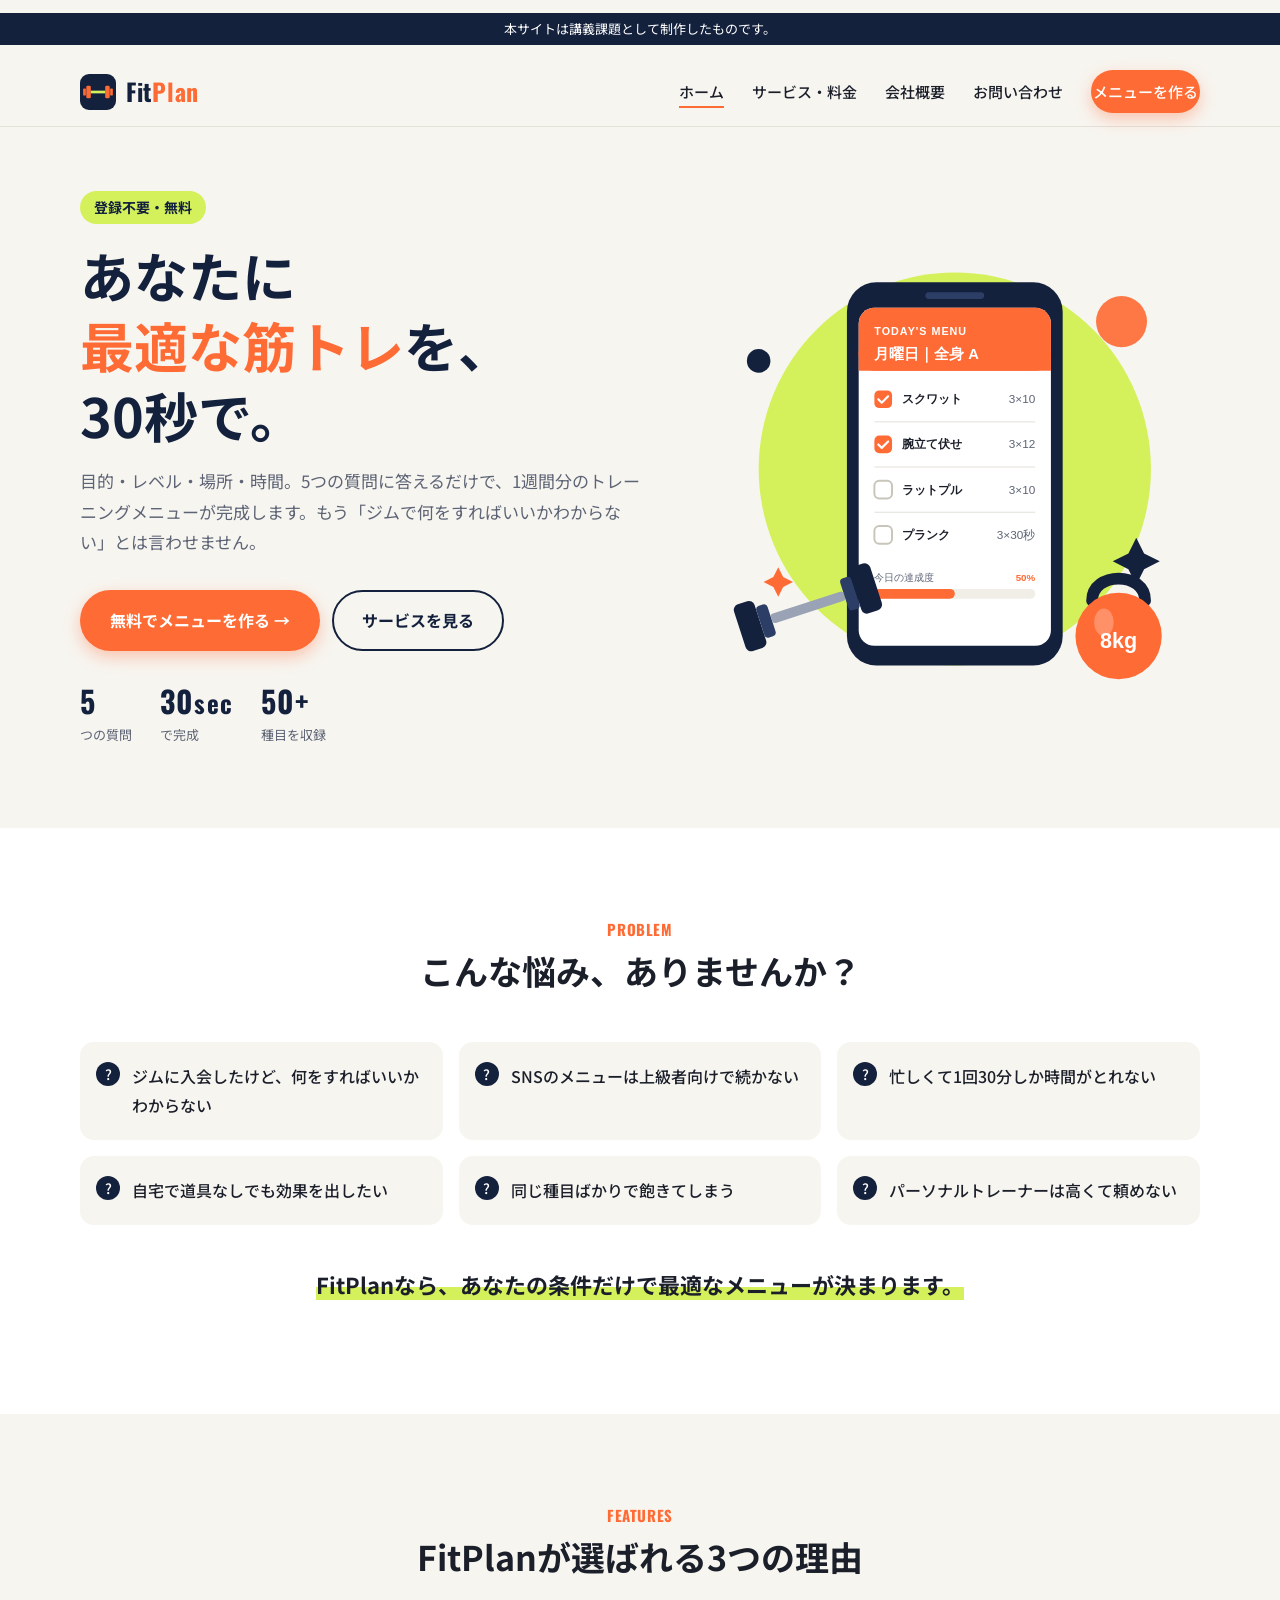
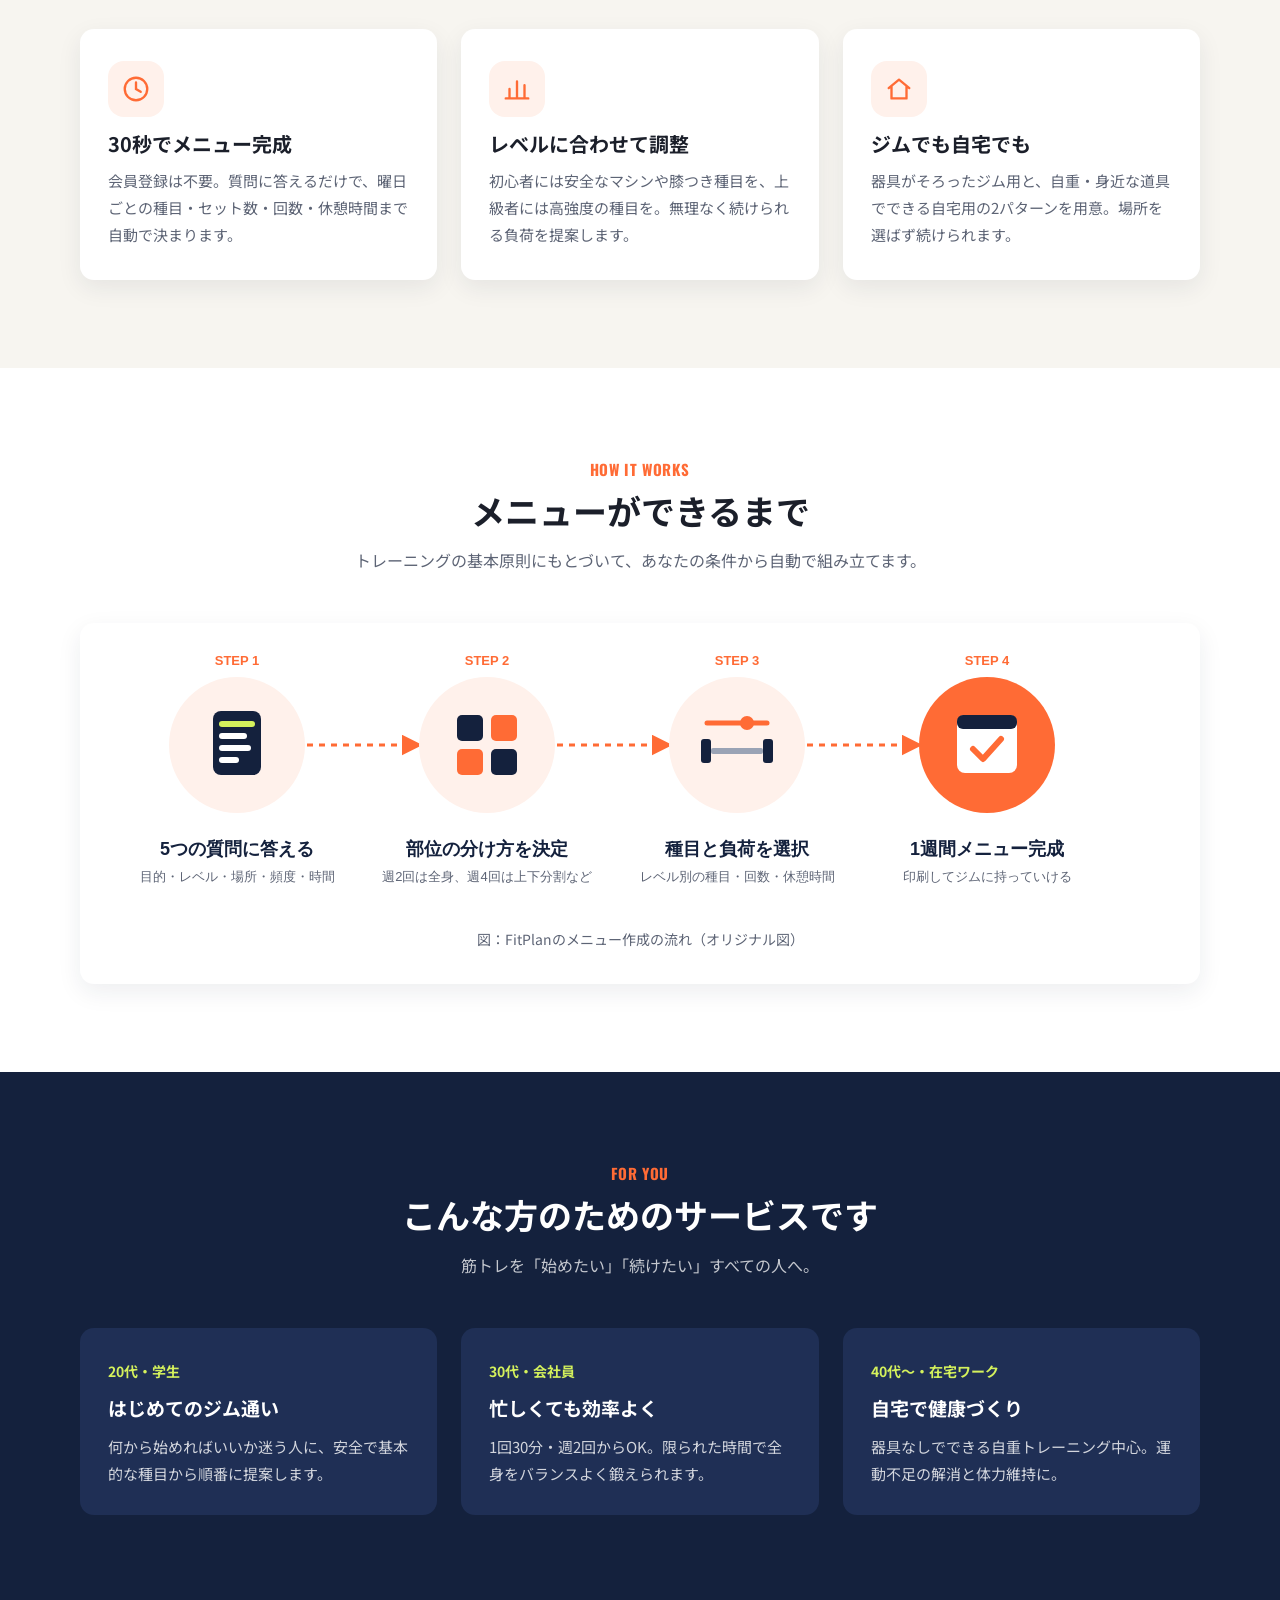
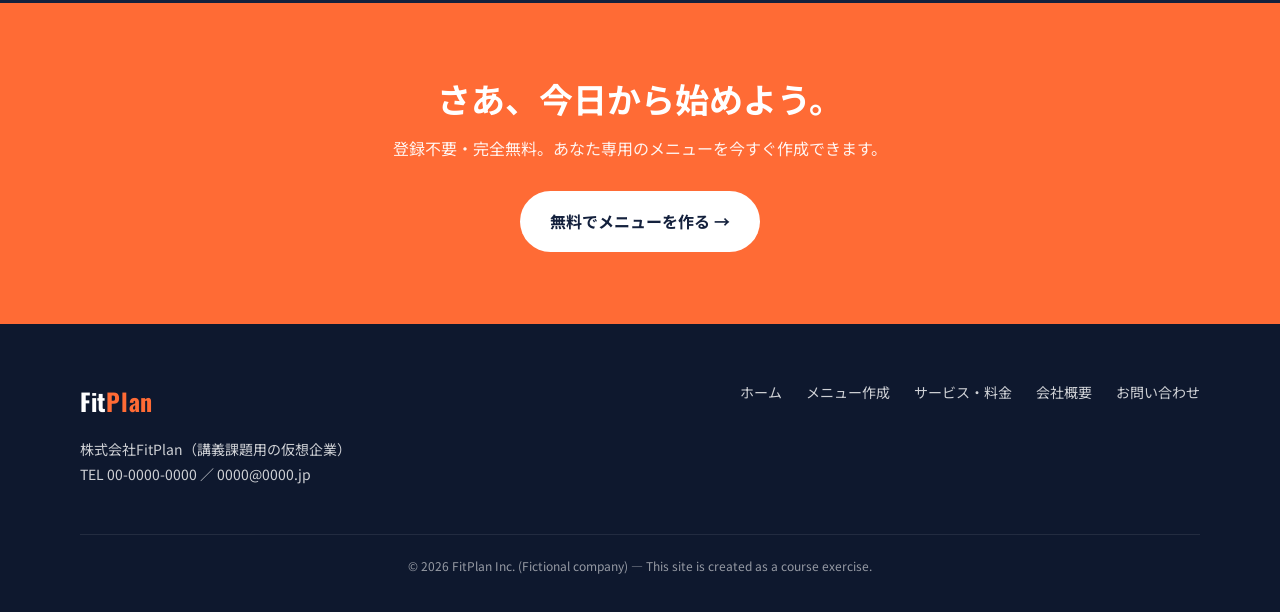
<file: index.html>
<!DOCTYPE html>
<html lang="ja">
<head>
  <meta charset="UTF-8">
  <meta name="viewport" content="width=device-width, initial-scale=1">
  <title>【実習】FitPlan｜あなたに最適な筋トレメニューを30秒で</title>
  <meta name="description" content="5つの質問に答えるだけで、目的・レベル・環境に合った1週間の筋トレメニューを自動で作成。株式会社FitPlan（講義課題用の仮想企業）のサイトです。">
  <link rel="preconnect" href="https://fonts.googleapis.com">
  <link rel="preconnect" href="https://fonts.gstatic.com" crossorigin>
  <link href="https://fonts.googleapis.com/css2?family=Noto+Sans+JP:wght@400;500;700&family=Oswald:wght@500;700&display=swap" rel="stylesheet">
  <link rel="stylesheet" href="css/style.css">
  <link rel="icon" href="images/logo.svg" type="image/svg+xml">
</head>
<body>
  <p class="practice-note">本サイトは講義課題として制作したものです。</p>

  <header class="site-header">
    <div class="container header-inner">
      <a href="index.html" class="logo" aria-label="FitPlan トップへ">
        <img src="images/logo.svg" alt="" width="36" height="36">
        <span class="logo-text">Fit<span>Plan</span></span>
      </a>
      <button class="nav-toggle" aria-label="メニューを開く" aria-expanded="false" aria-controls="global-nav"><span></span></button>
      <nav class="global-nav" id="global-nav" aria-label="グローバルナビゲーション">
        <ul>
          <li><a href="index.html" aria-current="page">ホーム</a></li>
          <li><a href="service.html">サービス・料金</a></li>
          <li><a href="about.html">会社概要</a></li>
          <li><a href="contact.html">お問い合わせ</a></li>
          <li><a href="menu.html" class="btn btn-primary btn-sm">メニューを作る</a></li>
        </ul>
      </nav>
    </div>
  </header>

  <main>
    <!-- ヒーロー -->
    <section class="hero">
      <div class="container hero-inner">
        <div>
          <span class="hero-label">登録不要・無料</span>
          <h1><span class="nb">あなたに</span><span class="nb"><em>最適な筋トレ</em>を、</span><br>30秒で。</h1>
          <p class="hero-lead">目的・レベル・場所・時間。5つの質問に答えるだけで、1週間分のトレーニングメニューが完成します。もう「ジムで何をすればいいかわからない」とは言わせません。</p>
          <div class="hero-actions">
            <a href="menu.html" class="btn btn-primary">無料でメニューを作る →</a>
            <a href="service.html" class="btn btn-outline">サービスを見る</a>
          </div>
          <div class="hero-meta">
            <div><strong class="en">5</strong><span>つの質問</span></div>
            <div><strong class="en">30<small>sec</small></strong><span>で完成</span></div>
            <div><strong class="en">50+</strong><span>種目を収録</span></div>
          </div>
        </div>
        <div class="hero-visual">
          <img src="images/hero.svg" alt="スマートフォンに表示された筋トレメニューと、ダンベル・ケトルベルのイラスト" width="520" height="460">
        </div>
      </div>
    </section>

    <!-- 悩み -->
    <section class="worries">
      <div class="container">
        <div class="section-head">
          <span class="en">PROBLEM</span>
          <h2>こんな悩み、ありませんか？</h2>
        </div>
        <ul class="worry-list">
          <li>ジムに入会したけど、何をすればいいかわからない</li>
          <li>SNSのメニューは上級者向けで続かない</li>
          <li>忙しくて1回30分しか時間がとれない</li>
          <li>自宅で道具なしでも効果を出したい</li>
          <li>同じ種目ばかりで飽きてしまう</li>
          <li>パーソナルトレーナーは高くて頼めない</li>
        </ul>
        <p class="worry-answer"><span>FitPlanなら、あなたの条件だけで最適なメニューが決まります。</span></p>
      </div>
    </section>

    <!-- 特徴 -->
    <section>
      <div class="container">
        <div class="section-head">
          <span class="en">FEATURES</span>
          <h2>FitPlanが選ばれる3つの理由</h2>
        </div>
        <div class="grid-3">
          <div class="card">
            <div class="card-icon"><svg viewBox="0 0 32 32" fill="none" stroke="#ff6b35" stroke-width="2.5" stroke-linecap="round"><circle cx="16" cy="16" r="12"/><path d="M16 9v7l5 3"/></svg></div>
            <h3>30秒でメニュー完成</h3>
            <p>会員登録は不要。質問に答えるだけで、曜日ごとの種目・セット数・回数・休憩時間まで自動で決まります。</p>
          </div>
          <div class="card">
            <div class="card-icon"><svg viewBox="0 0 32 32" fill="none" stroke="#ff6b35" stroke-width="2.5" stroke-linecap="round" stroke-linejoin="round"><path d="M4 26h24M8 26V16M16 26V8M24 26V12"/></svg></div>
            <h3>レベルに合わせて調整</h3>
            <p>初心者には安全なマシンや膝つき種目を、上級者には高強度の種目を。無理なく続けられる負荷を提案します。</p>
          </div>
          <div class="card">
            <div class="card-icon"><svg viewBox="0 0 32 32" fill="none" stroke="#ff6b35" stroke-width="2.5" stroke-linecap="round" stroke-linejoin="round"><path d="M5 15l11-9 11 9M8 13v13h16V13"/></svg></div>
            <h3>ジムでも自宅でも</h3>
            <p>器具がそろったジム用と、自重・身近な道具でできる自宅用の2パターンを用意。場所を選ばず続けられます。</p>
          </div>
        </div>
      </div>
    </section>

    <!-- 使い方（自作図） -->
    <section class="worries">
      <div class="container">
        <div class="section-head">
          <span class="en">HOW IT WORKS</span>
          <h2>メニューができるまで</h2>
          <p>トレーニングの基本原則にもとづいて、あなたの条件から自動で組み立てます。</p>
        </div>
        <figure class="flow-figure">
          <img class="only-pc" src="images/flow.svg" alt="ステップ1 5つの質問に答える、ステップ2 頻度に合わせて部位の分け方を決定、ステップ3 レベルと目的から種目・回数を選択、ステップ4 1週間のメニューが完成" width="1000" height="260">
          <img class="only-sp" src="images/flow-sp.svg" alt="" width="360" height="560">
          <figcaption>図：FitPlanのメニュー作成の流れ（オリジナル図）</figcaption>
        </figure>
      </div>
    </section>

    <!-- 対象者 -->
    <section class="target">
      <div class="container">
        <div class="section-head">
          <span class="en">FOR YOU</span>
          <h2>こんな方のためのサービスです</h2>
          <p>筋トレを「始めたい」「続けたい」すべての人へ。</p>
        </div>
        <div class="grid-3">
          <div class="persona">
            <span class="tag">20代・学生</span>
            <h3>はじめてのジム通い</h3>
            <p>何から始めればいいか迷う人に、安全で基本的な種目から順番に提案します。</p>
          </div>
          <div class="persona">
            <span class="tag">30代・会社員</span>
            <h3>忙しくても効率よく</h3>
            <p>1回30分・週2回からOK。限られた時間で全身をバランスよく鍛えられます。</p>
          </div>
          <div class="persona">
            <span class="tag">40代〜・在宅ワーク</span>
            <h3>自宅で健康づくり</h3>
            <p>器具なしでできる自重トレーニング中心。運動不足の解消と体力維持に。</p>
          </div>
        </div>
      </div>
    </section>

    <!-- CTA -->
    <section class="cta-band">
      <div class="container">
        <h2>さあ、今日から始めよう。</h2>
        <p>登録不要・完全無料。あなた専用のメニューを今すぐ作成できます。</p>
        <a href="menu.html" class="btn btn-light">無料でメニューを作る →</a>
      </div>
    </section>
  </main>

  <footer class="site-footer">
    <div class="container">
      <div class="footer-inner">
        <div>
          <span class="logo-text">Fit<span>Plan</span></span>
          <p>株式会社FitPlan（講義課題用の仮想企業）<br>TEL 00-0000-0000 ／ 0000@0000.jp</p>
        </div>
        <ul>
          <li><a href="index.html">ホーム</a></li>
          <li><a href="menu.html">メニュー作成</a></li>
          <li><a href="service.html">サービス・料金</a></li>
          <li><a href="about.html">会社概要</a></li>
          <li><a href="contact.html">お問い合わせ</a></li>
        </ul>
      </div>
      <p class="copyright">© 2026 FitPlan Inc. (Fictional company) — This site is created as a course exercise.</p>
    </div>
  </footer>

  <script src="js/main.js"></script>
</body>
</html>
</file>
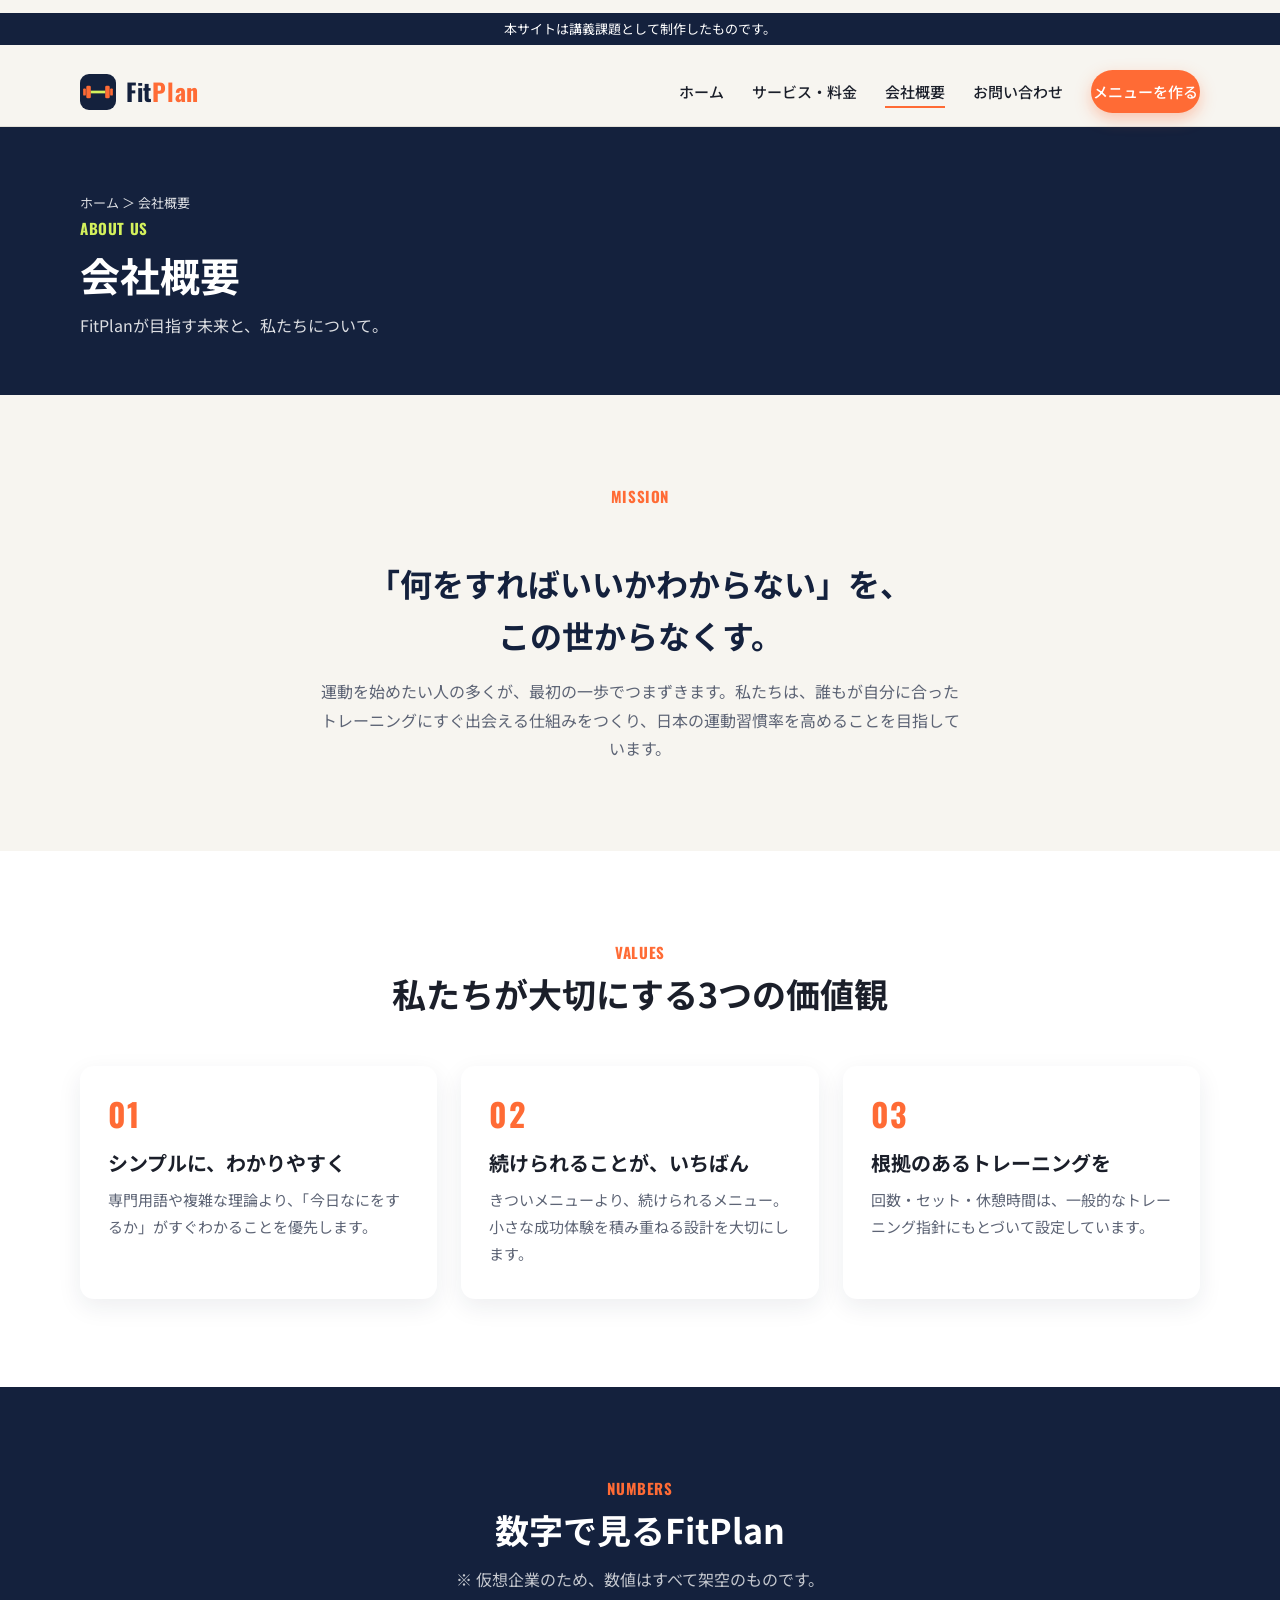
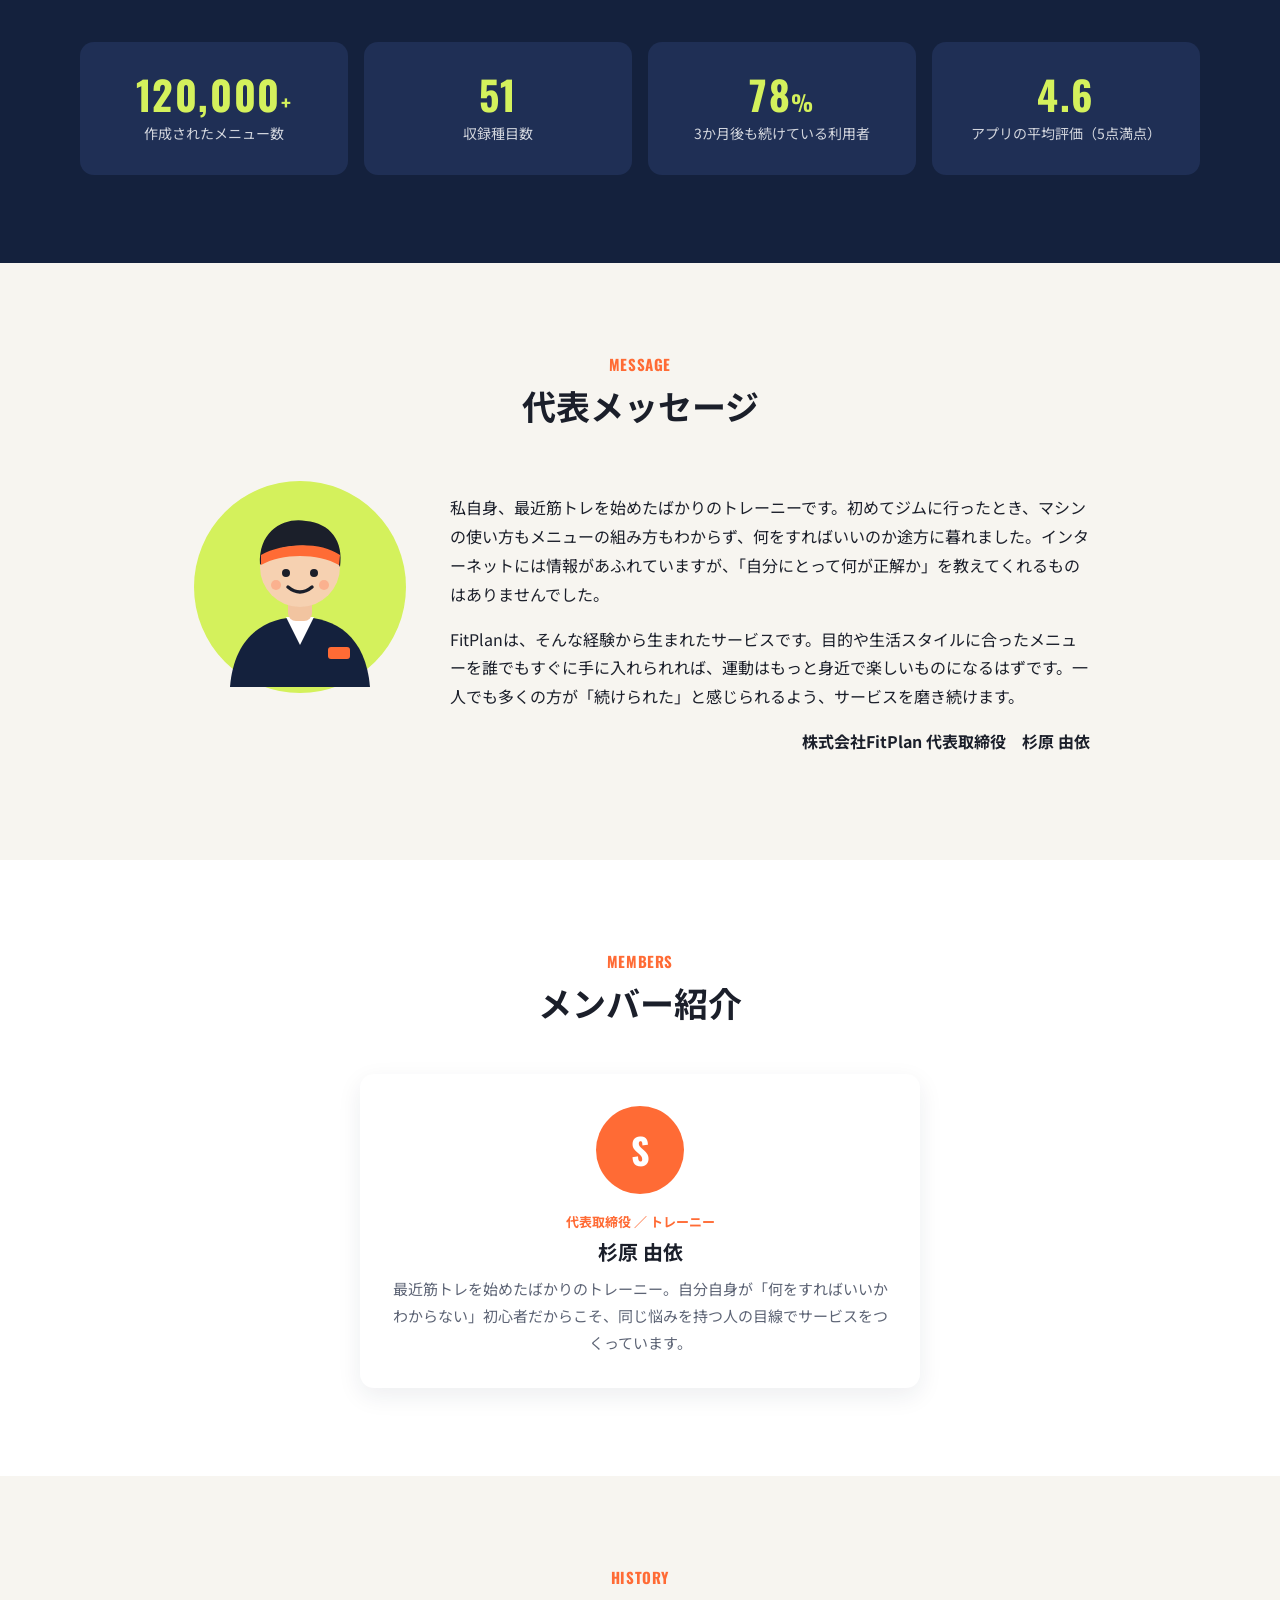
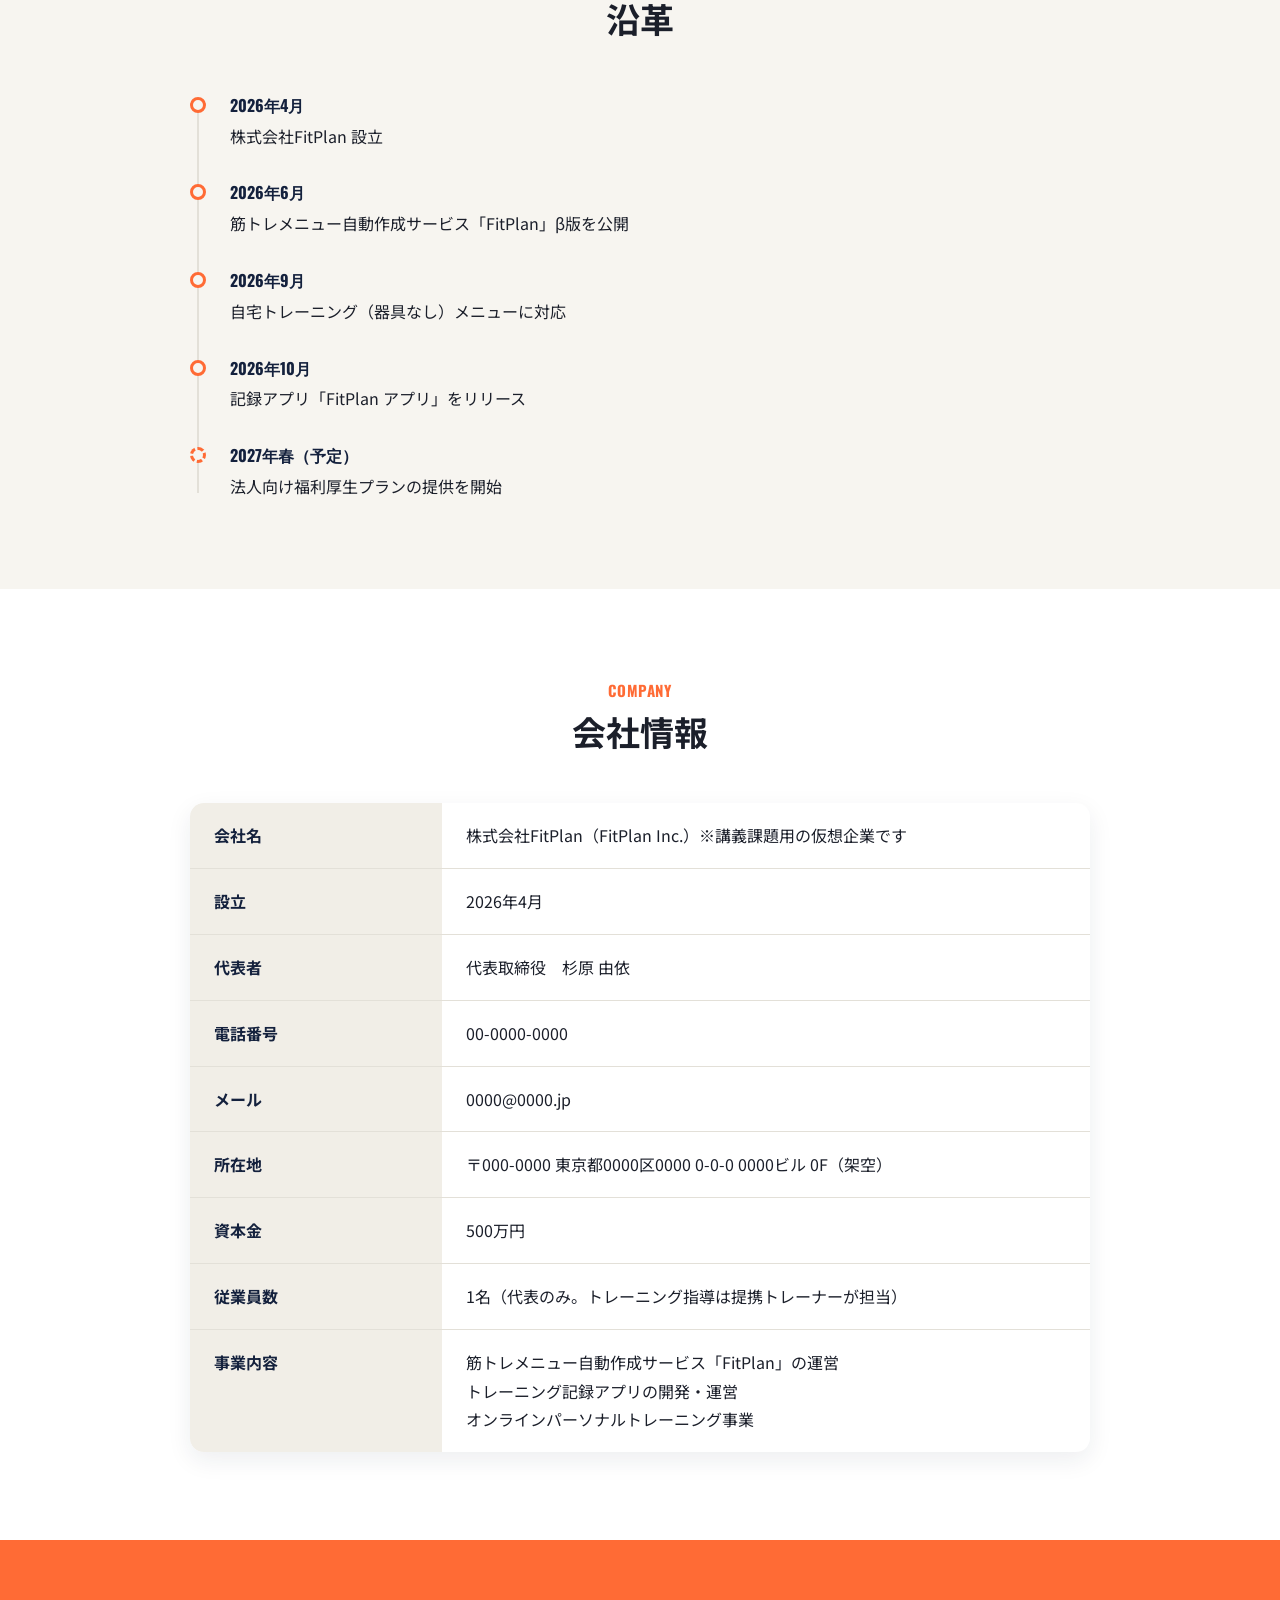
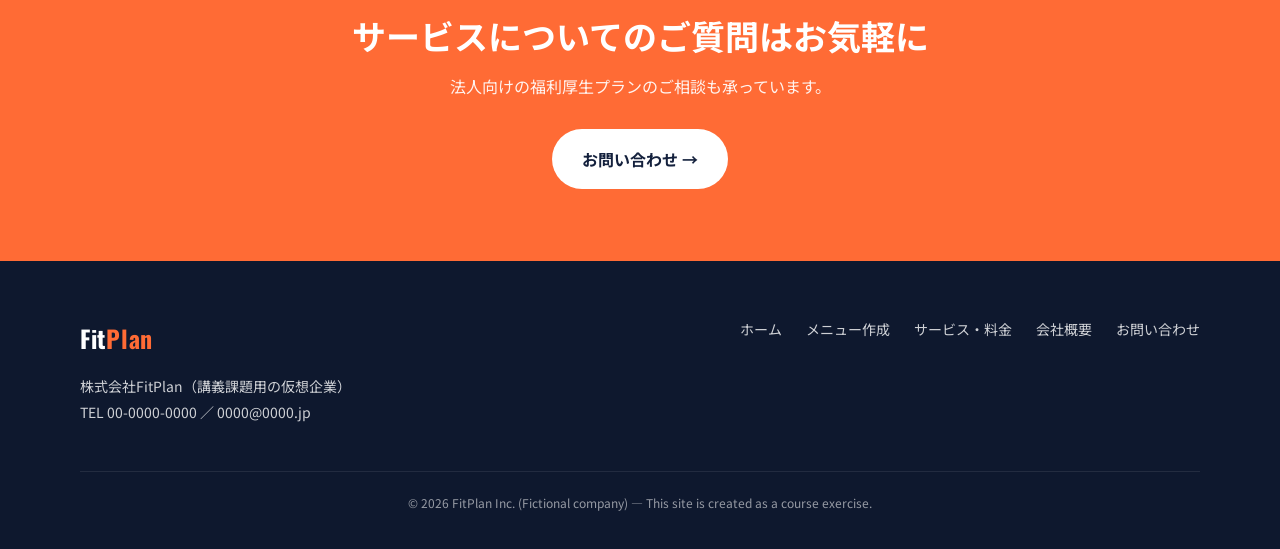
<file: about.html>
<!DOCTYPE html>
<html lang="ja">
<head>
  <meta charset="UTF-8">
  <meta name="viewport" content="width=device-width, initial-scale=1">
  <title>【実習】会社概要｜FitPlan</title>
  <meta name="description" content="株式会社FitPlan（講義課題用の仮想企業）のミッション、代表メッセージ、会社概要。">
  <link rel="preconnect" href="https://fonts.googleapis.com">
  <link rel="preconnect" href="https://fonts.gstatic.com" crossorigin>
  <link href="https://fonts.googleapis.com/css2?family=Noto+Sans+JP:wght@400;500;700&family=Oswald:wght@500;700&display=swap" rel="stylesheet">
  <link rel="stylesheet" href="css/style.css">
  <link rel="icon" href="images/logo.svg" type="image/svg+xml">
</head>
<body>
  <p class="practice-note">本サイトは講義課題として制作したものです。</p>

  <header class="site-header">
    <div class="container header-inner">
      <a href="index.html" class="logo" aria-label="FitPlan トップへ">
        <img src="images/logo.svg" alt="" width="36" height="36">
        <span class="logo-text">Fit<span>Plan</span></span>
      </a>
      <button class="nav-toggle" aria-label="メニューを開く" aria-expanded="false" aria-controls="global-nav"><span></span></button>
      <nav class="global-nav" id="global-nav" aria-label="グローバルナビゲーション">
        <ul>
          <li><a href="index.html">ホーム</a></li>
          <li><a href="service.html">サービス・料金</a></li>
          <li><a href="about.html" aria-current="page">会社概要</a></li>
          <li><a href="contact.html">お問い合わせ</a></li>
          <li><a href="menu.html" class="btn btn-primary btn-sm">メニューを作る</a></li>
        </ul>
      </nav>
    </div>
  </header>

  <main>
    <div class="page-hero">
      <div class="container">
        <p class="breadcrumb"><a href="index.html">ホーム</a> ＞ 会社概要</p>
        <span class="en">ABOUT US</span>
        <h1>会社概要</h1>
        <p>FitPlanが目指す未来と、私たちについて。</p>
      </div>
    </div>

    <section class="mission">
      <div class="container">
        <div class="section-head">
          <span class="en">MISSION</span>
        </div>
        <p class="mission-copy"><span class="nb">「何をすればいいか</span><span class="nb">わからない」を、</span><br>この世からなくす。</p>
        <p class="notice" style="font-size:16px; max-width: 640px; margin: 0 auto;">運動を始めたい人の多くが、最初の一歩でつまずきます。私たちは、誰もが自分に合ったトレーニングにすぐ出会える仕組みをつくり、日本の運動習慣率を高めることを目指しています。</p>
      </div>
    </section>

    <section class="worries">
      <div class="container">
        <div class="section-head">
          <span class="en">VALUES</span>
          <h2>私たちが大切にする3つの価値観</h2>
        </div>
        <div class="grid-3">
          <div class="card">
            <span class="value-num en">01</span>
            <h3>シンプルに、わかりやすく</h3>
            <p>専門用語や複雑な理論より、「今日なにをするか」がすぐわかることを優先します。</p>
          </div>
          <div class="card">
            <span class="value-num en">02</span>
            <h3>続けられることが、いちばん</h3>
            <p>きついメニューより、続けられるメニュー。小さな成功体験を積み重ねる設計を大切にします。</p>
          </div>
          <div class="card">
            <span class="value-num en">03</span>
            <h3>根拠のあるトレーニングを</h3>
            <p>回数・セット・休憩時間は、一般的なトレーニング指針にもとづいて設定しています。</p>
          </div>
        </div>
      </div>
    </section>

    <section class="target">
      <div class="container">
        <div class="section-head">
          <span class="en">NUMBERS</span>
          <h2>数字で見るFitPlan</h2>
          <p>※ 仮想企業のため、数値はすべて架空のものです。</p>
        </div>
        <div class="stats">
          <div><strong class="en">120,000<small>+</small></strong><span>作成されたメニュー数</span></div>
          <div><strong class="en">51</strong><span>収録種目数</span></div>
          <div><strong class="en">78<small>%</small></strong><span>3か月後も続けている利用者</span></div>
          <div><strong class="en">4.6</strong><span>アプリの平均評価（5点満点）</span></div>
        </div>
      </div>
    </section>

    <section>
      <div class="container" style="max-width: 900px;">
        <div class="section-head">
          <span class="en">MESSAGE</span>
          <h2>代表メッセージ</h2>
        </div>
        <div class="message">
          <img src="images/coach.svg" alt="代表のイラスト" width="220" height="220">
          <div>
            <p>私自身、最近筋トレを始めたばかりのトレーニーです。初めてジムに行ったとき、マシンの使い方もメニューの組み方もわからず、何をすればいいのか途方に暮れました。インターネットには情報があふれていますが、「自分にとって何が正解か」を教えてくれるものはありませんでした。</p>
            <p>FitPlanは、そんな経験から生まれたサービスです。目的や生活スタイルに合ったメニューを誰でもすぐに手に入れられれば、運動はもっと身近で楽しいものになるはずです。一人でも多くの方が「続けられた」と感じられるよう、サービスを磨き続けます。</p>
            <p class="sign">株式会社FitPlan 代表取締役　杉原 由依</p>
          </div>
        </div>
      </div>
    </section>

    <section class="worries">
      <div class="container">
        <div class="section-head">
          <span class="en">MEMBERS</span>
          <h2>メンバー紹介</h2>
        </div>
        <div class="card member member-solo">
          <div class="avatar" style="background:#ff6b35">S</div>
          <span class="role">代表取締役 ／ トレーニー</span>
          <h3>杉原 由依</h3>
          <p>最近筋トレを始めたばかりのトレーニー。自分自身が「何をすればいいかわからない」初心者だからこそ、同じ悩みを持つ人の目線でサービスをつくっています。</p>
        </div>
      </div>
    </section>

    <section>
      <div class="container" style="max-width: 900px;">
        <div class="section-head">
          <span class="en">HISTORY</span>
          <h2>沿革</h2>
        </div>
        <ol class="timeline">
          <li><time>2026年4月</time><p>株式会社FitPlan 設立</p></li>
          <li><time>2026年6月</time><p>筋トレメニュー自動作成サービス「FitPlan」β版を公開</p></li>
          <li><time>2026年9月</time><p>自宅トレーニング（器具なし）メニューに対応</p></li>
          <li><time>2026年10月</time><p>記録アプリ「FitPlan アプリ」をリリース</p></li>
          <li><time>2027年春（予定）</time><p>法人向け福利厚生プランの提供を開始</p></li>
        </ol>
      </div>
    </section>

    <section class="worries">
      <div class="container" style="max-width: 900px;">
        <div class="section-head">
          <span class="en">COMPANY</span>
          <h2>会社情報</h2>
        </div>
        <table class="company-table">
          <tr><th>会社名</th><td>株式会社FitPlan（FitPlan Inc.）※講義課題用の仮想企業です</td></tr>
          <tr><th>設立</th><td>2026年4月</td></tr>
          <tr><th>代表者</th><td>代表取締役　杉原 由依</td></tr>
          <tr><th>電話番号</th><td>00-0000-0000</td></tr>
          <tr><th>メール</th><td>0000@0000.jp</td></tr>
          <tr><th>所在地</th><td>〒000-0000 東京都0000区0000 0-0-0 0000ビル 0F（架空）</td></tr>
          <tr><th>資本金</th><td>500万円</td></tr>
          <tr><th>従業員数</th><td>1名（代表のみ。トレーニング指導は提携トレーナーが担当）</td></tr>
          <tr><th>事業内容</th><td>筋トレメニュー自動作成サービス「FitPlan」の運営<br>トレーニング記録アプリの開発・運営<br>オンラインパーソナルトレーニング事業</td></tr>
        </table>
      </div>
    </section>

    <section class="cta-band">
      <div class="container">
        <h2>サービスについてのご質問はお気軽に</h2>
        <p>法人向けの福利厚生プランのご相談も承っています。</p>
        <a href="contact.html" class="btn btn-light">お問い合わせ →</a>
      </div>
    </section>
  </main>

  <footer class="site-footer">
    <div class="container">
      <div class="footer-inner">
        <div>
          <span class="logo-text">Fit<span>Plan</span></span>
          <p>株式会社FitPlan（講義課題用の仮想企業）<br>TEL 00-0000-0000 ／ 0000@0000.jp</p>
        </div>
        <ul>
          <li><a href="index.html">ホーム</a></li>
          <li><a href="menu.html">メニュー作成</a></li>
          <li><a href="service.html">サービス・料金</a></li>
          <li><a href="about.html">会社概要</a></li>
          <li><a href="contact.html">お問い合わせ</a></li>
        </ul>
      </div>
      <p class="copyright">© 2026 FitPlan Inc. (Fictional company) — This site is created as a course exercise.</p>
    </div>
  </footer>

  <script src="js/main.js"></script>
</body>
</html>
</file>
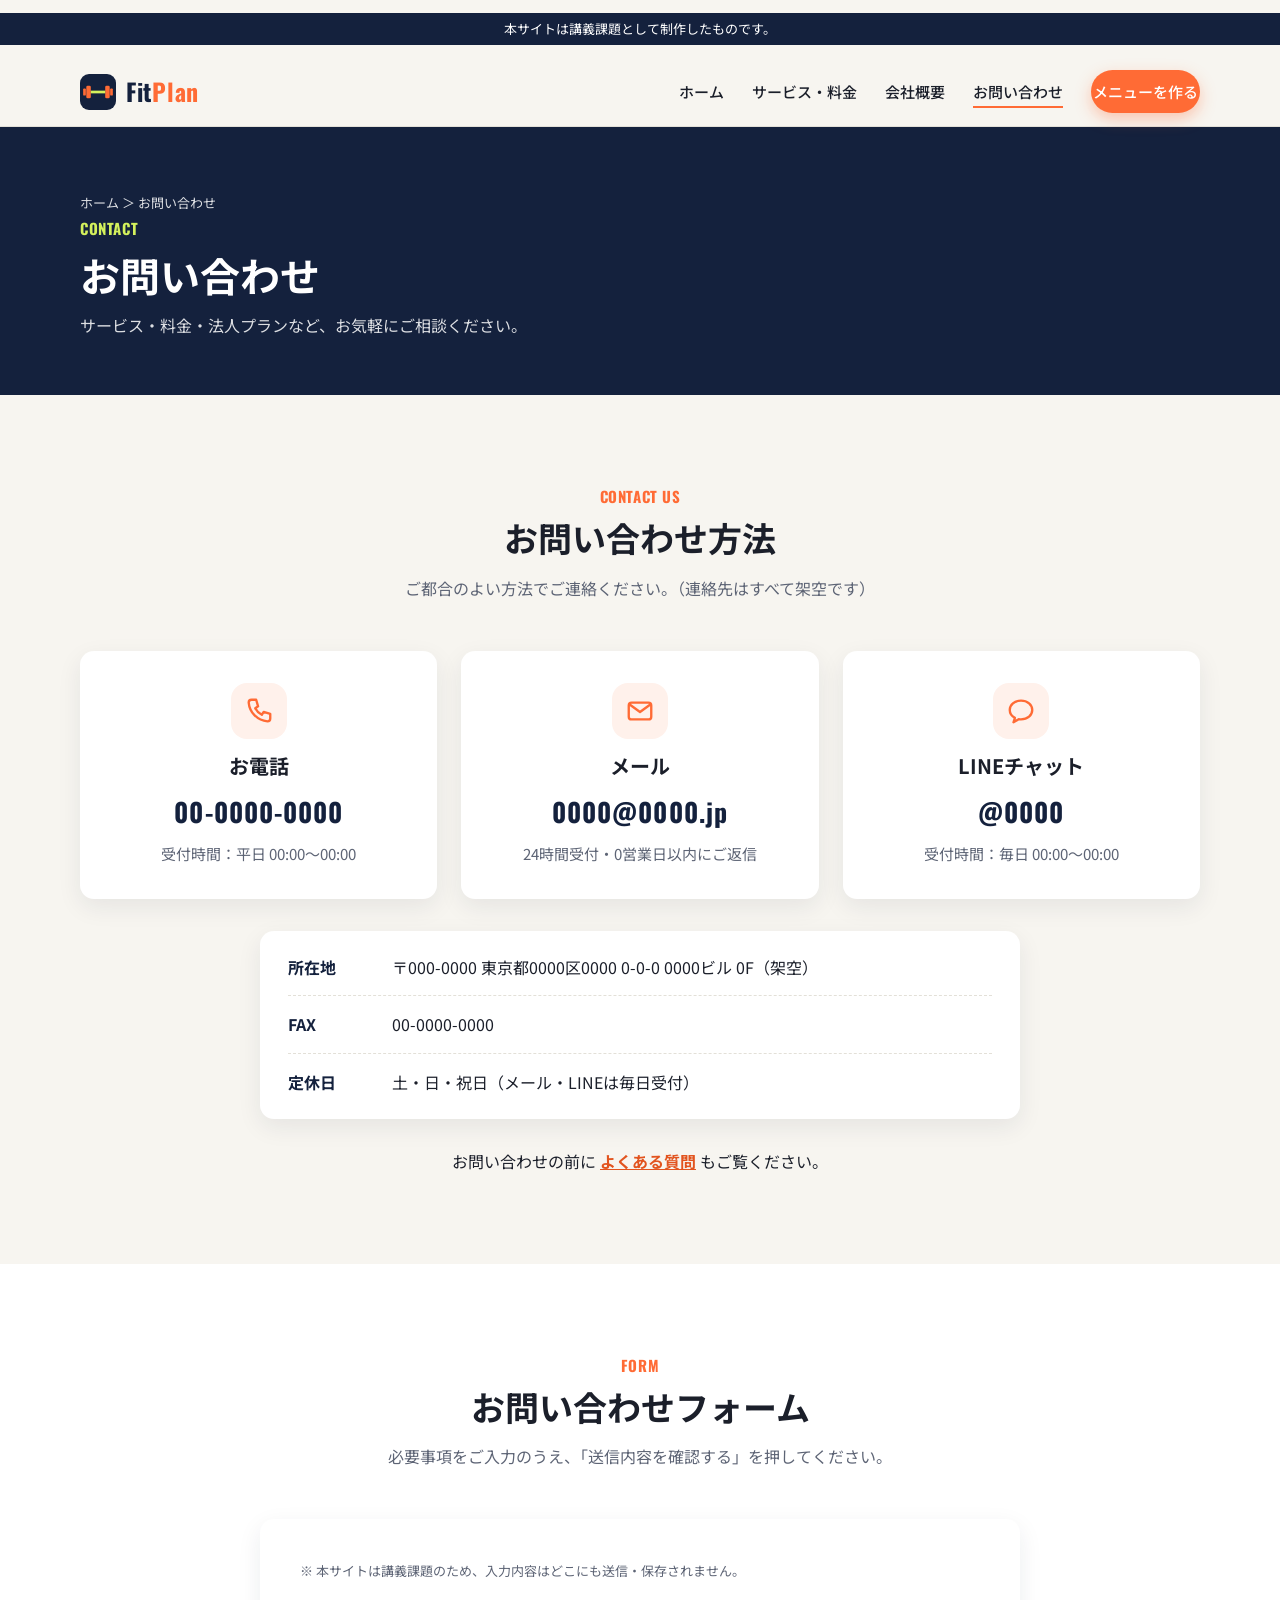
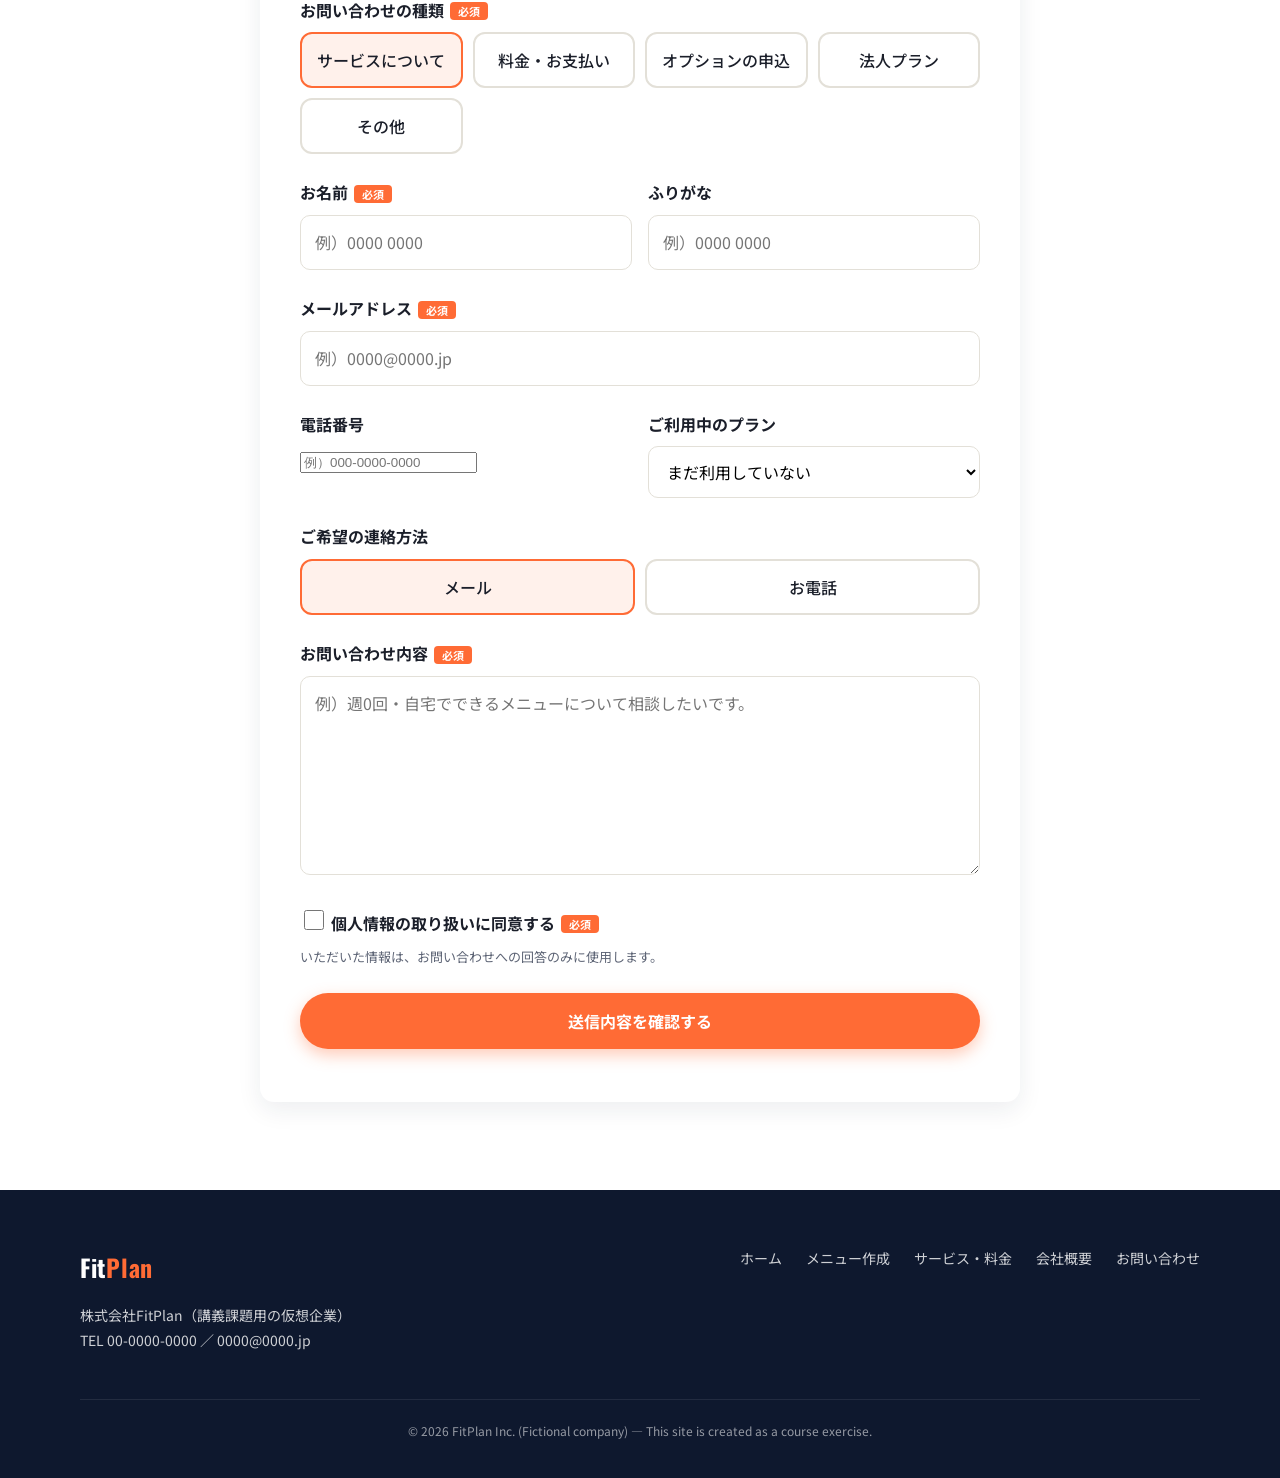
<file: contact.html>
<!DOCTYPE html>
<html lang="ja">
<head>
  <meta charset="UTF-8">
  <meta name="viewport" content="width=device-width, initial-scale=1">
  <title>【実習】お問い合わせ｜FitPlan</title>
  <meta name="description" content="株式会社FitPlan（講義課題用の仮想企業）へのお問い合わせフォーム。">
  <link rel="preconnect" href="https://fonts.googleapis.com">
  <link rel="preconnect" href="https://fonts.gstatic.com" crossorigin>
  <link href="https://fonts.googleapis.com/css2?family=Noto+Sans+JP:wght@400;500;700&family=Oswald:wght@500;700&display=swap" rel="stylesheet">
  <link rel="stylesheet" href="css/style.css">
  <link rel="icon" href="images/logo.svg" type="image/svg+xml">
</head>
<body>
  <p class="practice-note">本サイトは講義課題として制作したものです。</p>

  <header class="site-header">
    <div class="container header-inner">
      <a href="index.html" class="logo" aria-label="FitPlan トップへ">
        <img src="images/logo.svg" alt="" width="36" height="36">
        <span class="logo-text">Fit<span>Plan</span></span>
      </a>
      <button class="nav-toggle" aria-label="メニューを開く" aria-expanded="false" aria-controls="global-nav"><span></span></button>
      <nav class="global-nav" id="global-nav" aria-label="グローバルナビゲーション">
        <ul>
          <li><a href="index.html">ホーム</a></li>
          <li><a href="service.html">サービス・料金</a></li>
          <li><a href="about.html">会社概要</a></li>
          <li><a href="contact.html" aria-current="page">お問い合わせ</a></li>
          <li><a href="menu.html" class="btn btn-primary btn-sm">メニューを作る</a></li>
        </ul>
      </nav>
    </div>
  </header>

  <main>
    <div class="page-hero">
      <div class="container">
        <p class="breadcrumb"><a href="index.html">ホーム</a> ＞ お問い合わせ</p>
        <span class="en">CONTACT</span>
        <h1>お問い合わせ</h1>
        <p>サービス・料金・法人プランなど、お気軽にご相談ください。</p>
      </div>
    </div>

    <section>
      <div class="container">
        <div class="section-head">
          <span class="en">CONTACT US</span>
          <h2>お問い合わせ方法</h2>
          <p>ご都合のよい方法でご連絡ください。（連絡先はすべて架空です）</p>
        </div>
        <div class="grid-3">
          <div class="card contact-method">
            <div class="card-icon"><svg viewBox="0 0 32 32" fill="none" stroke="#ff6b35" stroke-width="2.5" stroke-linecap="round" stroke-linejoin="round"><path d="M8 4h5l2 7-3 2a16 16 0 0 0 7 7l2-3 7 2v5a3 3 0 0 1-3 3A22 22 0 0 1 5 7a3 3 0 0 1 3-3z"/></svg></div>
            <h3>お電話</h3>
            <p class="contact-value en">00-0000-0000</p>
            <p>受付時間：平日 00:00〜00:00</p>
          </div>
          <div class="card contact-method">
            <div class="card-icon"><svg viewBox="0 0 32 32" fill="none" stroke="#ff6b35" stroke-width="2.5" stroke-linecap="round" stroke-linejoin="round"><rect x="4" y="7" width="24" height="18" rx="3"/><path d="M5 9l11 8 11-8"/></svg></div>
            <h3>メール</h3>
            <p class="contact-value en">0000@0000.jp</p>
            <p>24時間受付・0営業日以内にご返信</p>
          </div>
          <div class="card contact-method">
            <div class="card-icon"><svg viewBox="0 0 32 32" fill="none" stroke="#ff6b35" stroke-width="2.5" stroke-linecap="round" stroke-linejoin="round"><path d="M16 5C9 5 4 9.5 4 15c0 3.5 2 6.5 5.5 8.3L8 28l5.5-3.2c.8.1 1.7.2 2.5.2 7 0 12-4.5 12-10S23 5 16 5z"/></svg></div>
            <h3>LINEチャット</h3>
            <p class="contact-value en">@0000</p>
            <p>受付時間：毎日 00:00〜00:00</p>
          </div>
        </div>

        <dl class="contact-info">
          <div><dt>所在地</dt><dd>〒000-0000 東京都0000区0000 0-0-0 0000ビル 0F（架空）</dd></div>
          <div><dt>FAX</dt><dd>00-0000-0000</dd></div>
          <div><dt>定休日</dt><dd>土・日・祝日（メール・LINEは毎日受付）</dd></div>
        </dl>

        <p class="faq-link">お問い合わせの前に <a href="service.html#faq">よくある質問</a> もご覧ください。</p>
      </div>
    </section>

    <section class="worries">
      <div class="container" style="max-width: 760px;">
        <div class="section-head">
          <span class="en">FORM</span>
          <h2>お問い合わせフォーム</h2>
          <p>必要事項をご入力のうえ、「送信内容を確認する」を押してください。</p>
        </div>
        <form id="contact-form" class="form-card" novalidate>
          <p class="notice" style="margin-top:0">※ 本サイトは講義課題のため、入力内容はどこにも送信・保存されません。</p>

          <fieldset class="field">
            <legend>お問い合わせの種類<span class="req">必須</span></legend>
            <div class="choices">
              <label class="choice"><input type="radio" name="type" value="service" checked><span>サービスについて</span></label>
              <label class="choice"><input type="radio" name="type" value="plan"><span>料金・お支払い</span></label>
              <label class="choice"><input type="radio" name="type" value="option"><span>オプションの申込</span></label>
              <label class="choice"><input type="radio" name="type" value="corp"><span>法人プラン</span></label>
              <label class="choice"><input type="radio" name="type" value="other"><span>その他</span></label>
            </div>
          </fieldset>

          <div class="field" id="company-field" hidden>
            <label for="company">会社名・団体名<span class="req">必須</span></label>
            <input type="text" id="company" name="company" autocomplete="off" placeholder="例）株式会社0000">
          </div>

          <div class="field-row">
            <div class="field">
              <label for="name">お名前<span class="req">必須</span></label>
              <input type="text" id="name" name="name" required autocomplete="off" placeholder="例）0000 0000">
            </div>
            <div class="field">
              <label for="kana">ふりがな</label>
              <input type="text" id="kana" name="kana" autocomplete="off" placeholder="例）0000 0000">
            </div>
          </div>

          <div class="field">
            <label for="email">メールアドレス<span class="req">必須</span></label>
            <input type="email" id="email" name="email" required autocomplete="off" placeholder="例）0000@0000.jp">
          </div>

          <div class="field-row">
            <div class="field">
              <label for="tel">電話番号</label>
              <input type="tel" id="tel" name="tel" autocomplete="off" placeholder="例）000-0000-0000">
            </div>
            <div class="field">
              <label for="current-plan">ご利用中のプラン</label>
              <select id="current-plan" name="current-plan">
                <option>まだ利用していない</option>
                <option>メニュー作成（無料）</option>
                <option>FitPlan アプリ</option>
                <option>オンラインコーチ</option>
              </select>
            </div>
          </div>

          <fieldset class="field">
            <legend>ご希望の連絡方法</legend>
            <div class="choices">
              <label class="choice"><input type="radio" name="reply" value="mail" checked><span>メール</span></label>
              <label class="choice"><input type="radio" name="reply" value="tel"><span>お電話</span></label>
            </div>
          </fieldset>

          <div class="field">
            <label for="message">お問い合わせ内容<span class="req">必須</span></label>
            <textarea id="message" name="message" rows="6" required placeholder="例）週0回・自宅でできるメニューについて相談したいです。"></textarea>
          </div>

          <div class="field">
            <label class="agree"><input type="checkbox" id="agree" name="agree" required> <span>個人情報の取り扱いに同意する<span class="req">必須</span></span></label>
            <p class="notice" style="margin:4px 0 0">いただいた情報は、お問い合わせへの回答のみに使用します。</p>
          </div>

          <button type="submit" class="btn btn-primary" style="width:100%">送信内容を確認する</button>
          <p id="form-result" class="notice" role="status" style="text-align:center; margin-bottom:0"></p>
        </form>
      </div>
    </section>
  </main>

  <footer class="site-footer">
    <div class="container">
      <div class="footer-inner">
        <div>
          <span class="logo-text">Fit<span>Plan</span></span>
          <p>株式会社FitPlan（講義課題用の仮想企業）<br>TEL 00-0000-0000 ／ 0000@0000.jp</p>
        </div>
        <ul>
          <li><a href="index.html">ホーム</a></li>
          <li><a href="menu.html">メニュー作成</a></li>
          <li><a href="service.html">サービス・料金</a></li>
          <li><a href="about.html">会社概要</a></li>
          <li><a href="contact.html">お問い合わせ</a></li>
        </ul>
      </div>
      <p class="copyright">© 2026 FitPlan Inc. (Fictional company) — This site is created as a course exercise.</p>
    </div>
  </footer>

  <script src="js/main.js"></script>
  <script>
    // 「法人プラン」を選んだときだけ会社名の入力欄を出す
    const companyField = document.getElementById("company-field");
    document.querySelectorAll('input[name="type"]').forEach((radio) => {
      radio.addEventListener("change", () => {
        const isCorp = radio.value === "corp" && radio.checked;
        companyField.hidden = !isCorp;
        document.getElementById("company").required = isCorp;
      });
    });

    // 課題用のデモフォーム：送信はせず、入力チェックだけ行う
    document.getElementById("contact-form").addEventListener("submit", (e) => {
      e.preventDefault();
      const form = e.target;
      const out = document.getElementById("form-result");
      if (!form.checkValidity()) {
        out.textContent = "未入力、または形式が正しくない項目があります。";
        out.style.color = "#e2541f";
        return;
      }
      out.textContent = "ありがとうございます。（デモのため実際には送信されていません）";
      out.style.color = "";
      form.reset();
      companyField.hidden = true;
      document.getElementById("company").required = false;
    });
  </script>
</body>
</html>
</file>
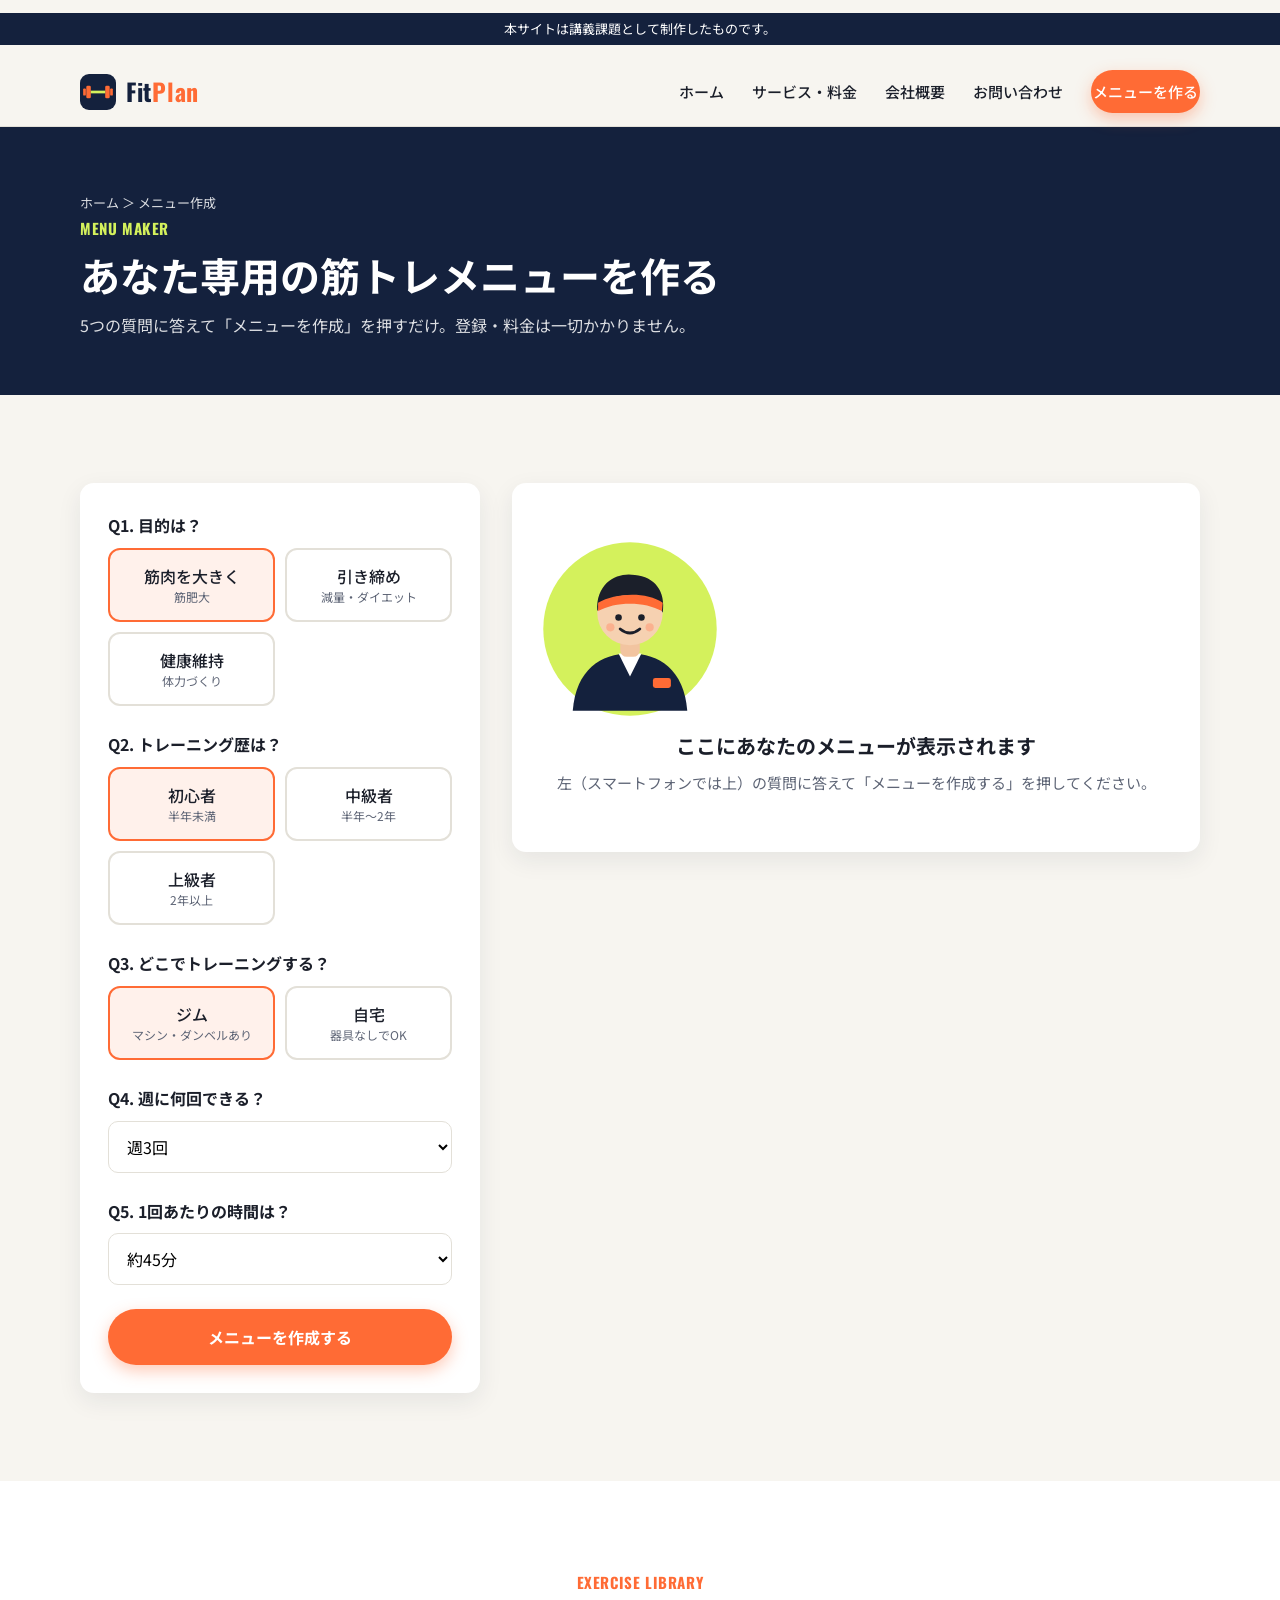
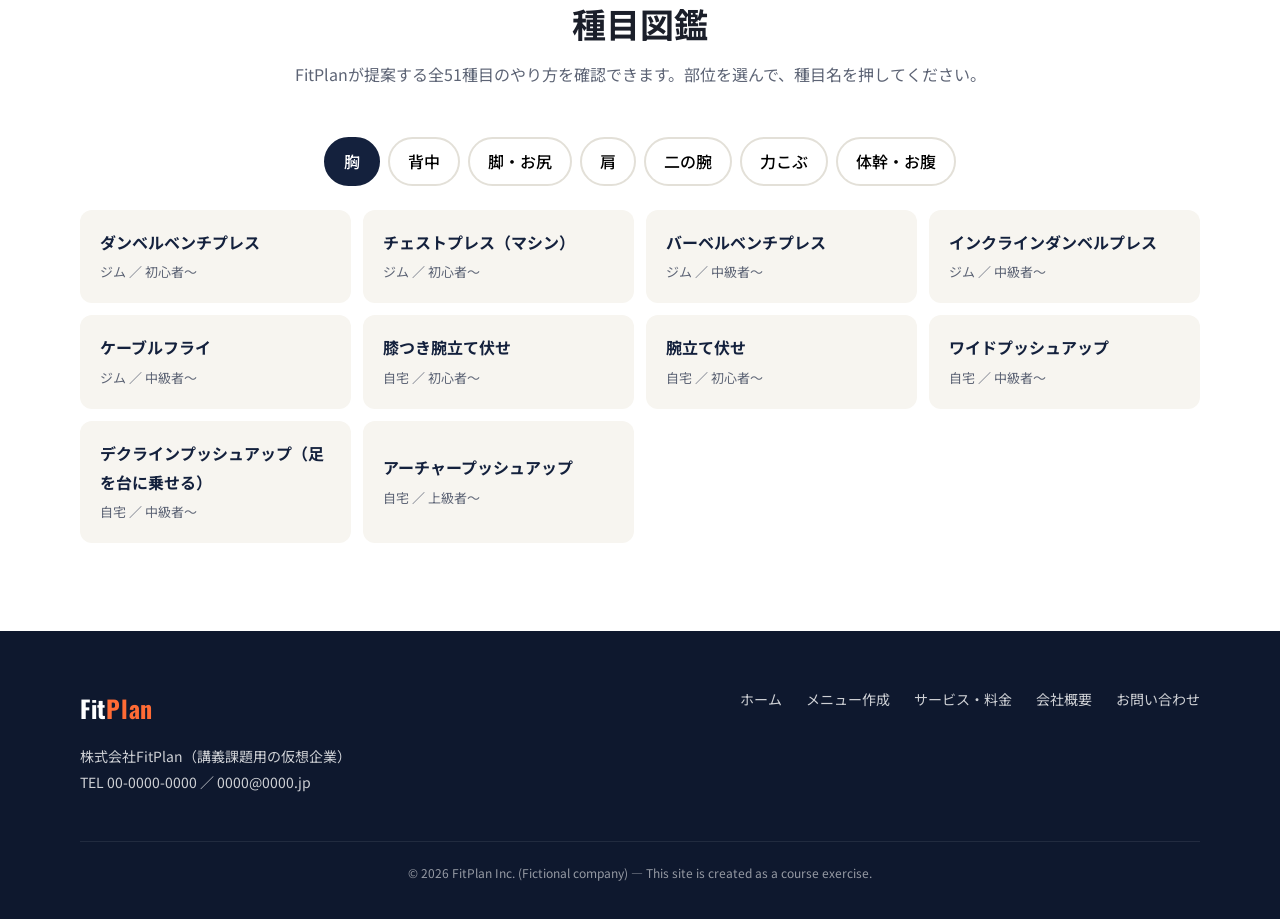
<file: menu.html>
<!DOCTYPE html>
<html lang="ja">
<head>
  <meta charset="UTF-8">
  <meta name="viewport" content="width=device-width, initial-scale=1">
  <title>【実習】メニュー作成｜FitPlan</title>
  <meta name="description" content="5つの質問に答えて、あなた専用の1週間筋トレメニューを無料で作成。">
  <link rel="preconnect" href="https://fonts.googleapis.com">
  <link rel="preconnect" href="https://fonts.gstatic.com" crossorigin>
  <link href="https://fonts.googleapis.com/css2?family=Noto+Sans+JP:wght@400;500;700&family=Oswald:wght@500;700&display=swap" rel="stylesheet">
  <link rel="stylesheet" href="css/style.css">
  <link rel="icon" href="images/logo.svg" type="image/svg+xml">
</head>
<body>
  <p class="practice-note">本サイトは講義課題として制作したものです。</p>

  <header class="site-header">
    <div class="container header-inner">
      <a href="index.html" class="logo" aria-label="FitPlan トップへ">
        <img src="images/logo.svg" alt="" width="36" height="36">
        <span class="logo-text">Fit<span>Plan</span></span>
      </a>
      <button class="nav-toggle" aria-label="メニューを開く" aria-expanded="false" aria-controls="global-nav"><span></span></button>
      <nav class="global-nav" id="global-nav" aria-label="グローバルナビゲーション">
        <ul>
          <li><a href="index.html">ホーム</a></li>
          <li><a href="service.html">サービス・料金</a></li>
          <li><a href="about.html">会社概要</a></li>
          <li><a href="contact.html">お問い合わせ</a></li>
          <li><a href="menu.html" class="btn btn-primary btn-sm" aria-current="page">メニューを作る</a></li>
        </ul>
      </nav>
    </div>
  </header>

  <main>
    <div class="page-hero">
      <div class="container">
        <p class="breadcrumb"><a href="index.html">ホーム</a> ＞ メニュー作成</p>
        <span class="en">MENU MAKER</span>
        <h1>あなた専用の筋トレメニューを作る</h1>
        <p>5つの質問に答えて「メニューを作成」を押すだけ。登録・料金は一切かかりません。</p>
      </div>
    </div>

    <section>
      <div class="container generator">
        <form id="menu-form" class="form-card" aria-label="メニュー作成の質問">
          <fieldset class="field">
            <legend>Q1. 目的は？</legend>
            <div class="choices">
              <label class="choice"><input type="radio" name="goal" value="muscle" checked><span>筋肉を大きく<small>筋肥大</small></span></label>
              <label class="choice"><input type="radio" name="goal" value="diet"><span>引き締め<small>減量・ダイエット</small></span></label>
              <label class="choice"><input type="radio" name="goal" value="health"><span>健康維持<small>体力づくり</small></span></label>
            </div>
          </fieldset>

          <fieldset class="field">
            <legend>Q2. トレーニング歴は？</legend>
            <div class="choices">
              <label class="choice"><input type="radio" name="level" value="1" checked><span>初心者<small>半年未満</small></span></label>
              <label class="choice"><input type="radio" name="level" value="2"><span>中級者<small>半年〜2年</small></span></label>
              <label class="choice"><input type="radio" name="level" value="3"><span>上級者<small>2年以上</small></span></label>
            </div>
          </fieldset>

          <fieldset class="field">
            <legend>Q3. どこでトレーニングする？</legend>
            <div class="choices">
              <label class="choice"><input type="radio" name="place" value="gym" checked><span>ジム<small>マシン・ダンベルあり</small></span></label>
              <label class="choice"><input type="radio" name="place" value="home"><span>自宅<small>器具なしでOK</small></span></label>
            </div>
          </fieldset>

          <div class="field">
            <label for="days">Q4. 週に何回できる？</label>
            <select id="days" name="days">
              <option value="2">週2回</option>
              <option value="3" selected>週3回</option>
              <option value="4">週4回</option>
              <option value="5">週5回</option>
            </select>
          </div>

          <div class="field">
            <label for="time">Q5. 1回あたりの時間は？</label>
            <select id="time" name="time">
              <option value="30">約30分</option>
              <option value="45" selected>約45分</option>
              <option value="60">約60分</option>
            </select>
          </div>

          <button type="submit" class="btn btn-primary" style="width:100%">メニューを作成する</button>
        </form>

        <div id="result" aria-live="polite">
          <div class="card result-empty">
            <img src="images/coach.svg" alt="ヘッドバンドを巻いたトレーナーのイラスト" width="180" height="180">
            <h3>ここにあなたのメニューが表示されます</h3>
            <p>左（スマートフォンでは上）の質問に答えて「メニューを作成する」を押してください。</p>
          </div>
        </div>
      </div>
    </section>

    <section class="worries" id="library">
      <div class="container">
        <div class="section-head">
          <span class="en">EXERCISE LIBRARY</span>
          <h2>種目図鑑</h2>
          <p>FitPlanが提案する全51種目のやり方を確認できます。部位を選んで、種目名を押してください。</p>
        </div>
        <div class="library-tabs" role="tablist" aria-label="部位を選ぶ">
          <button type="button" role="tab" aria-selected="true" data-part="chest">胸</button>
          <button type="button" role="tab" aria-selected="false" data-part="back">背中</button>
          <button type="button" role="tab" aria-selected="false" data-part="legs">脚・お尻</button>
          <button type="button" role="tab" aria-selected="false" data-part="shoulders">肩</button>
          <button type="button" role="tab" aria-selected="false" data-part="armsPush">二の腕</button>
          <button type="button" role="tab" aria-selected="false" data-part="armsPull">力こぶ</button>
          <button type="button" role="tab" aria-selected="false" data-part="core">体幹・お腹</button>
        </div>
        <div id="library-list" class="library-list" role="tabpanel"></div>
      </div>
    </section>
  </main>

  <dialog id="ex-dialog" class="ex-dialog" aria-label="種目の解説">
    <button type="button" class="dialog-close" aria-label="閉じる">×</button>
    <div class="dialog-body"></div>
  </dialog>

  <footer class="site-footer">
    <div class="container">
      <div class="footer-inner">
        <div>
          <span class="logo-text">Fit<span>Plan</span></span>
          <p>株式会社FitPlan（講義課題用の仮想企業）<br>TEL 00-0000-0000 ／ 0000@0000.jp</p>
        </div>
        <ul>
          <li><a href="index.html">ホーム</a></li>
          <li><a href="menu.html">メニュー作成</a></li>
          <li><a href="service.html">サービス・料金</a></li>
          <li><a href="about.html">会社概要</a></li>
          <li><a href="contact.html">お問い合わせ</a></li>
        </ul>
      </div>
      <p class="copyright">© 2026 FitPlan Inc. (Fictional company) — This site is created as a course exercise.</p>
    </div>
  </footer>

  <script src="js/main.js"></script>
  <script src="js/exercise-guide.js"></script>
  <script src="js/generator.js"></script>
</body>
</html>
</file>
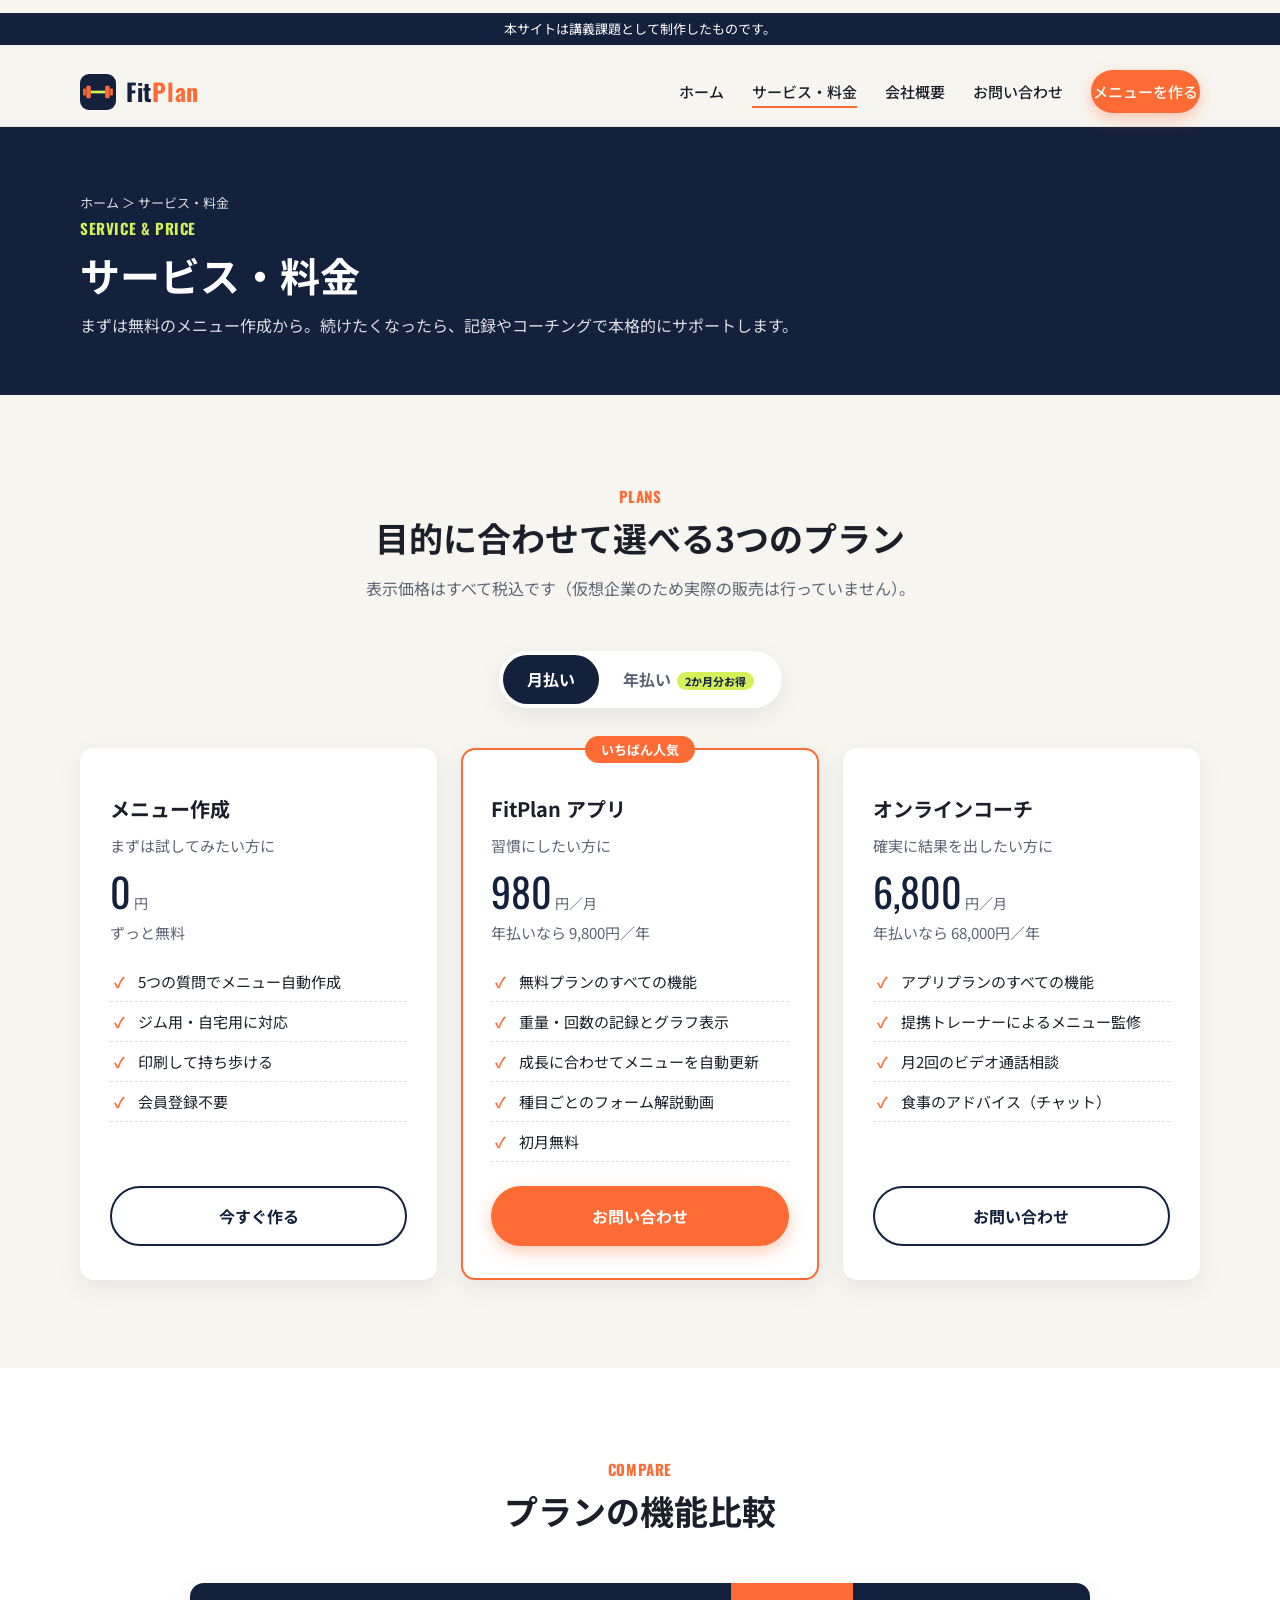
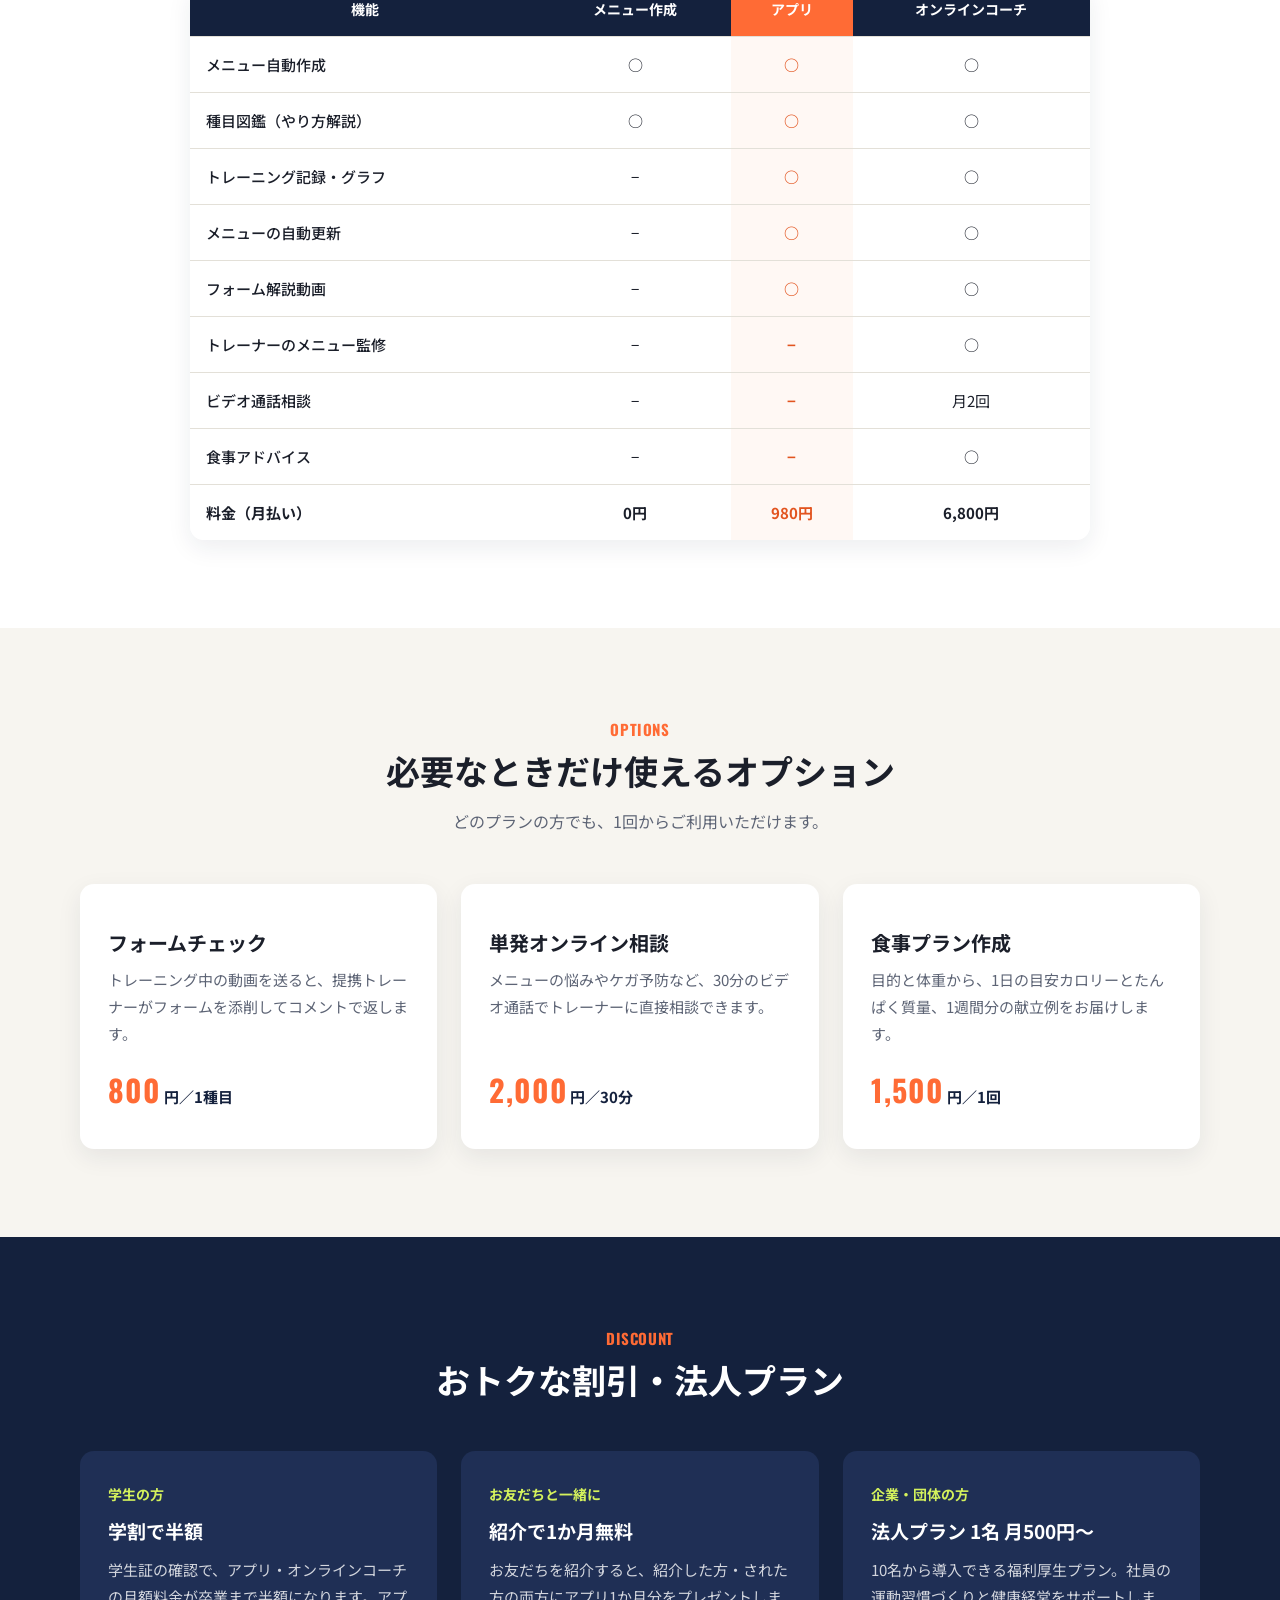
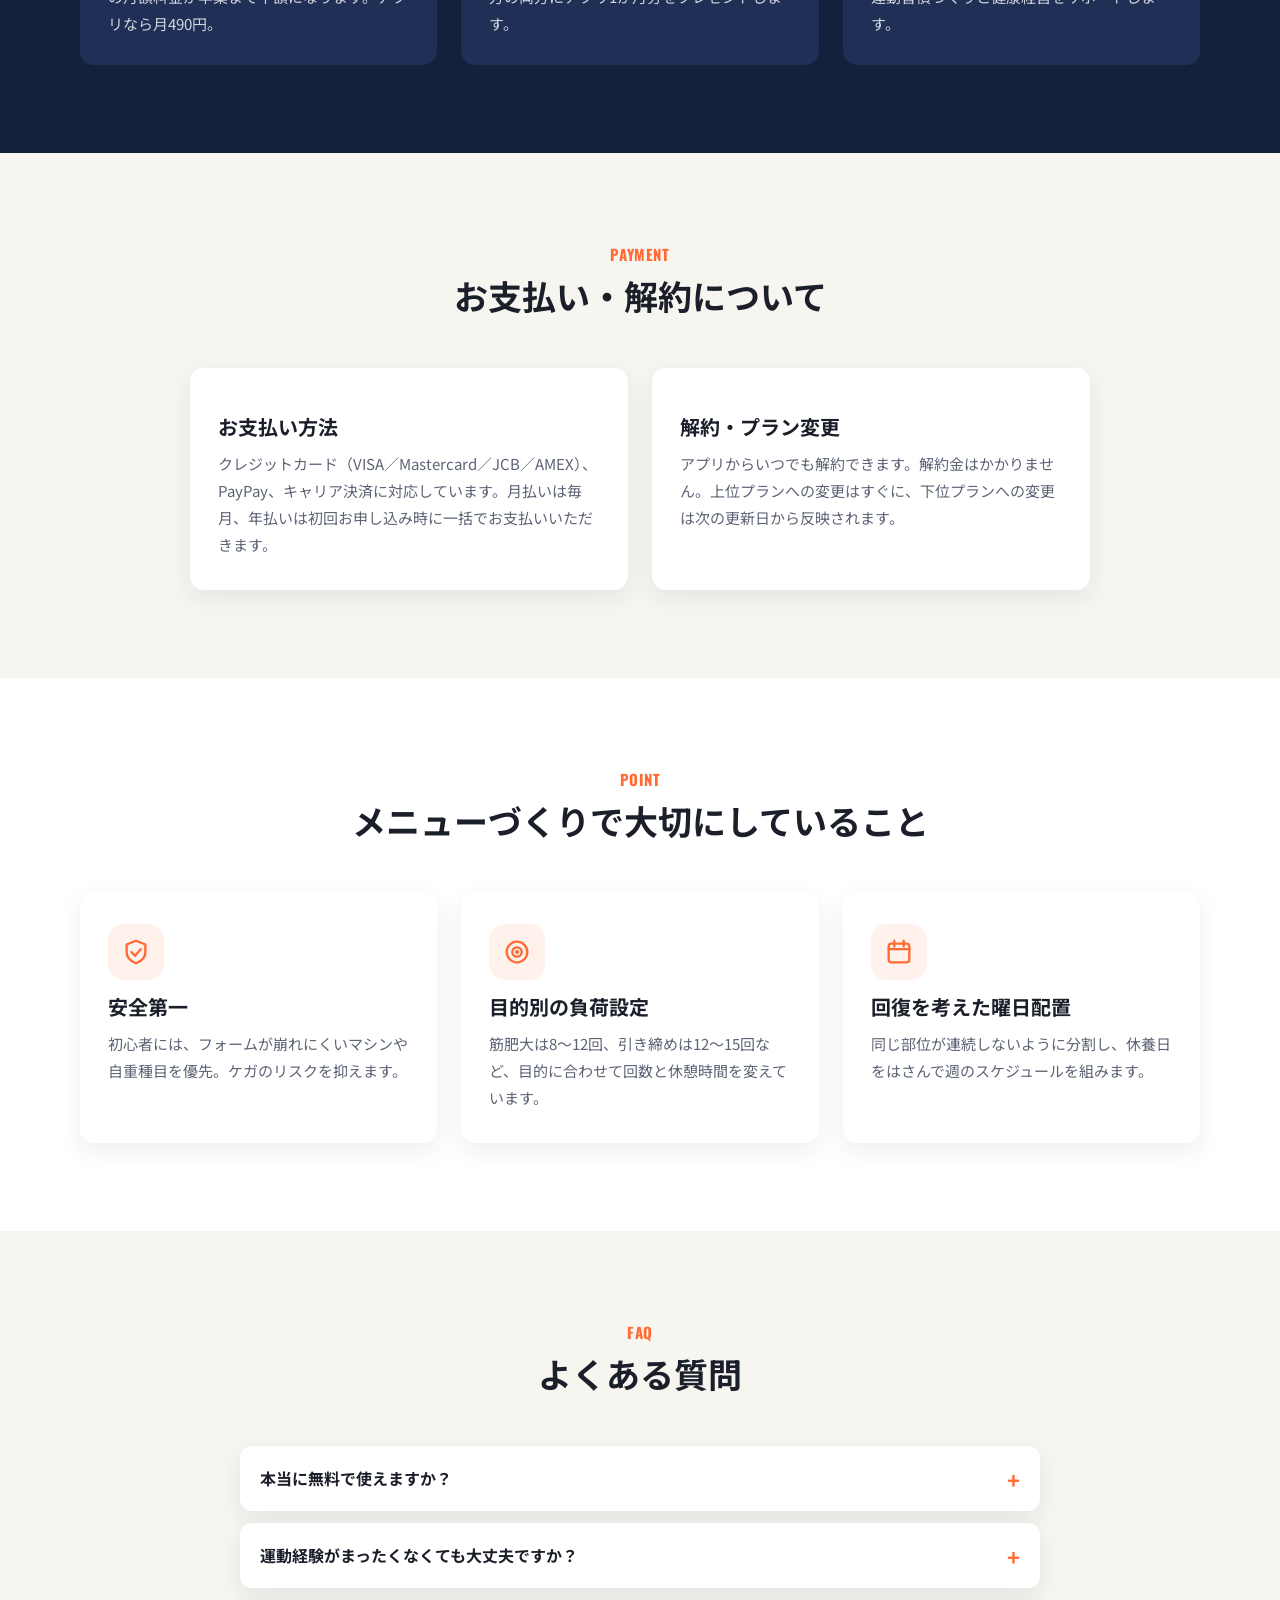
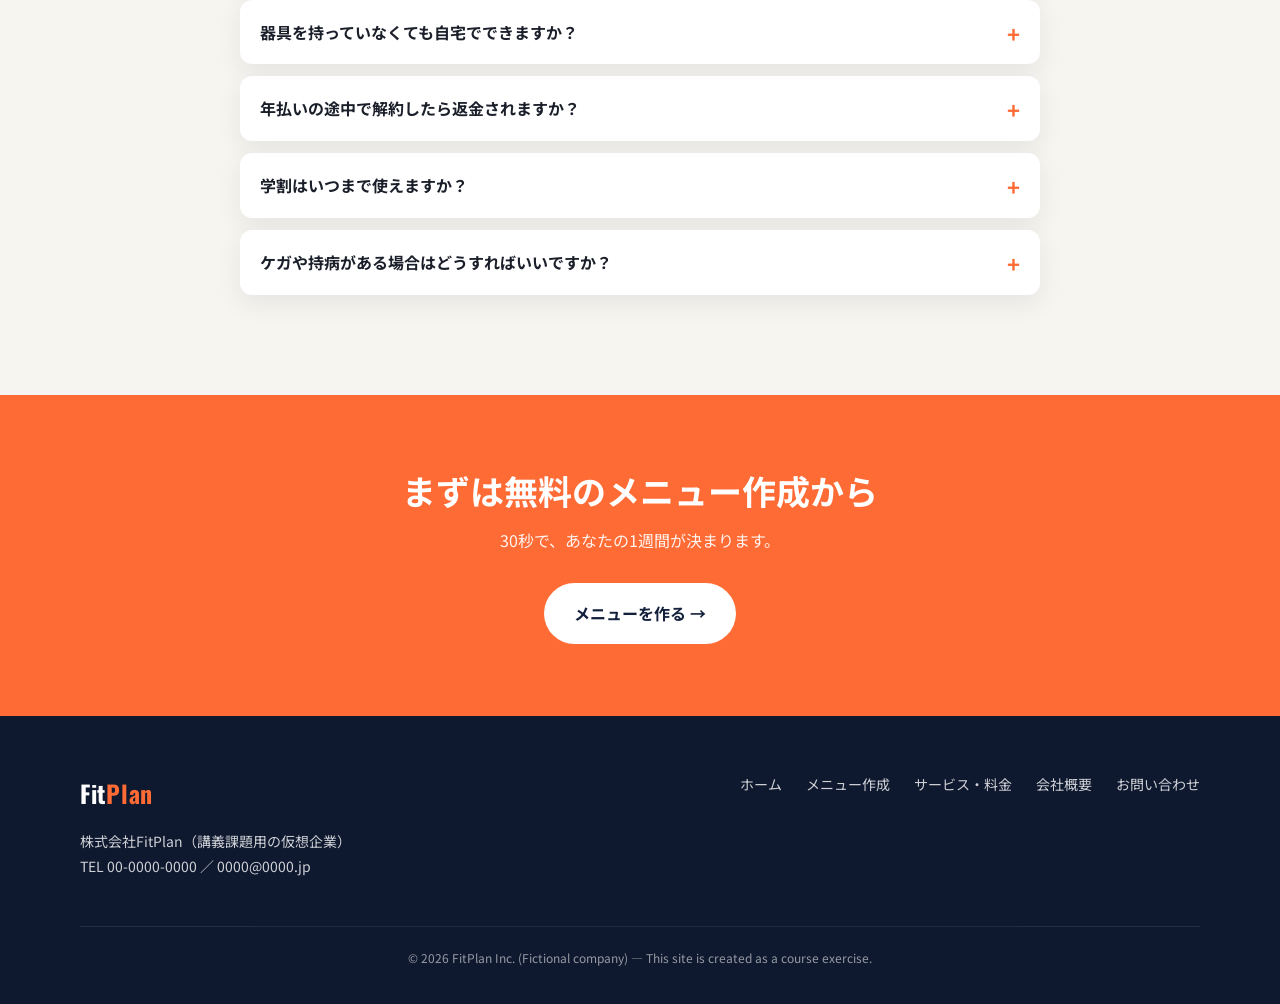
<file: service.html>
<!DOCTYPE html>
<html lang="ja">
<head>
  <meta charset="UTF-8">
  <meta name="viewport" content="width=device-width, initial-scale=1">
  <title>【実習】サービス・料金｜FitPlan</title>
  <meta name="description" content="FitPlanのサービス内容と料金プラン。無料のメニュー作成から、記録アプリ、オンラインコーチングまで。">
  <link rel="preconnect" href="https://fonts.googleapis.com">
  <link rel="preconnect" href="https://fonts.gstatic.com" crossorigin>
  <link href="https://fonts.googleapis.com/css2?family=Noto+Sans+JP:wght@400;500;700&family=Oswald:wght@500;700&display=swap" rel="stylesheet">
  <link rel="stylesheet" href="css/style.css">
  <link rel="icon" href="images/logo.svg" type="image/svg+xml">
</head>
<body>
  <p class="practice-note">本サイトは講義課題として制作したものです。</p>

  <header class="site-header">
    <div class="container header-inner">
      <a href="index.html" class="logo" aria-label="FitPlan トップへ">
        <img src="images/logo.svg" alt="" width="36" height="36">
        <span class="logo-text">Fit<span>Plan</span></span>
      </a>
      <button class="nav-toggle" aria-label="メニューを開く" aria-expanded="false" aria-controls="global-nav"><span></span></button>
      <nav class="global-nav" id="global-nav" aria-label="グローバルナビゲーション">
        <ul>
          <li><a href="index.html">ホーム</a></li>
          <li><a href="service.html" aria-current="page">サービス・料金</a></li>
          <li><a href="about.html">会社概要</a></li>
          <li><a href="contact.html">お問い合わせ</a></li>
          <li><a href="menu.html" class="btn btn-primary btn-sm">メニューを作る</a></li>
        </ul>
      </nav>
    </div>
  </header>

  <main>
    <div class="page-hero">
      <div class="container">
        <p class="breadcrumb"><a href="index.html">ホーム</a> ＞ サービス・料金</p>
        <span class="en">SERVICE &amp; PRICE</span>
        <h1>サービス・料金</h1>
        <p>まずは無料のメニュー作成から。続けたくなったら、記録やコーチングで本格的にサポートします。</p>
      </div>
    </div>

    <section>
      <div class="container">
        <div class="section-head">
          <span class="en">PLANS</span>
          <h2>目的に合わせて選べる3つのプラン</h2>
          <p>表示価格はすべて税込です（仮想企業のため実際の販売は行っていません）。</p>
        </div>
        <div class="billing-toggle" role="group" aria-label="支払い方法を選ぶ">
          <button type="button" data-billing="monthly" aria-pressed="true">月払い</button>
          <button type="button" data-billing="yearly" aria-pressed="false">年払い<span class="save">2か月分お得</span></button>
        </div>
        <div class="grid-3 plans">
          <div class="card plan">
            <h3>メニュー作成</h3>
            <p>まずは試してみたい方に</p>
            <p class="price">0<small> 円</small></p>
            <p class="price-note">ずっと無料</p>
            <ul>
              <li>5つの質問でメニュー自動作成</li>
              <li>ジム用・自宅用に対応</li>
              <li>印刷して持ち歩ける</li>
              <li>会員登録不要</li>
            </ul>
            <a href="menu.html" class="btn btn-outline">今すぐ作る</a>
          </div>
          <div class="card plan featured">
            <span class="badge">いちばん人気</span>
            <h3>FitPlan アプリ</h3>
            <p>習慣にしたい方に</p>
            <p class="price" data-monthly="980" data-yearly="9,800">980<small> 円／月</small></p>
            <p class="price-note" data-monthly="年払いなら 9,800円／年" data-yearly="月あたり約817円">年払いなら 9,800円／年</p>
            <ul>
              <li>無料プランのすべての機能</li>
              <li>重量・回数の記録とグラフ表示</li>
              <li>成長に合わせてメニューを自動更新</li>
              <li>種目ごとのフォーム解説動画</li>
              <li>初月無料</li>
            </ul>
            <a href="contact.html" class="btn btn-primary">お問い合わせ</a>
          </div>
          <div class="card plan">
            <h3>オンラインコーチ</h3>
            <p>確実に結果を出したい方に</p>
            <p class="price" data-monthly="6,800" data-yearly="68,000">6,800<small> 円／月</small></p>
            <p class="price-note" data-monthly="年払いなら 68,000円／年" data-yearly="月あたり約5,667円">年払いなら 68,000円／年</p>
            <ul>
              <li>アプリプランのすべての機能</li>
              <li>提携トレーナーによるメニュー監修</li>
              <li>月2回のビデオ通話相談</li>
              <li>食事のアドバイス（チャット）</li>
            </ul>
            <a href="contact.html" class="btn btn-outline">お問い合わせ</a>
          </div>
        </div>
      </div>
    </section>

    <section class="worries">
      <div class="container" style="max-width: 900px;">
        <div class="section-head">
          <span class="en">COMPARE</span>
          <h2>プランの機能比較</h2>
        </div>
        <div class="table-scroll">
          <table class="compare-table">
            <thead>
              <tr><th scope="col">機能</th><th scope="col">メニュー作成</th><th scope="col" class="hl">アプリ</th><th scope="col">オンラインコーチ</th></tr>
            </thead>
            <tbody>
              <tr><th scope="row">メニュー自動作成</th><td>○</td><td class="hl">○</td><td>○</td></tr>
              <tr><th scope="row">種目図鑑（やり方解説）</th><td>○</td><td class="hl">○</td><td>○</td></tr>
              <tr><th scope="row">トレーニング記録・グラフ</th><td>−</td><td class="hl">○</td><td>○</td></tr>
              <tr><th scope="row">メニューの自動更新</th><td>−</td><td class="hl">○</td><td>○</td></tr>
              <tr><th scope="row">フォーム解説動画</th><td>−</td><td class="hl">○</td><td>○</td></tr>
              <tr><th scope="row">トレーナーのメニュー監修</th><td>−</td><td class="hl">−</td><td>○</td></tr>
              <tr><th scope="row">ビデオ通話相談</th><td>−</td><td class="hl">−</td><td>月2回</td></tr>
              <tr><th scope="row">食事アドバイス</th><td>−</td><td class="hl">−</td><td>○</td></tr>
              <tr><th scope="row">料金（月払い）</th><td>0円</td><td class="hl">980円</td><td>6,800円</td></tr>
            </tbody>
          </table>
        </div>
      </div>
    </section>

    <section>
      <div class="container">
        <div class="section-head">
          <span class="en">OPTIONS</span>
          <h2>必要なときだけ使えるオプション</h2>
          <p>どのプランの方でも、1回からご利用いただけます。</p>
        </div>
        <div class="grid-3">
          <div class="card option">
            <h3>フォームチェック</h3>
            <p>トレーニング中の動画を送ると、提携トレーナーがフォームを添削してコメントで返します。</p>
            <p class="option-price"><span class="en">800</span>円／1種目</p>
          </div>
          <div class="card option">
            <h3>単発オンライン相談</h3>
            <p>メニューの悩みやケガ予防など、30分のビデオ通話でトレーナーに直接相談できます。</p>
            <p class="option-price"><span class="en">2,000</span>円／30分</p>
          </div>
          <div class="card option">
            <h3>食事プラン作成</h3>
            <p>目的と体重から、1日の目安カロリーとたんぱく質量、1週間分の献立例をお届けします。</p>
            <p class="option-price"><span class="en">1,500</span>円／1回</p>
          </div>
        </div>
      </div>
    </section>

    <section class="target">
      <div class="container">
        <div class="section-head">
          <span class="en">DISCOUNT</span>
          <h2>おトクな割引・法人プラン</h2>
        </div>
        <div class="grid-3">
          <div class="persona">
            <span class="tag">学生の方</span>
            <h3>学割で半額</h3>
            <p>学生証の確認で、アプリ・オンラインコーチの月額料金が卒業まで半額になります。アプリなら月490円。</p>
          </div>
          <div class="persona">
            <span class="tag">お友だちと一緒に</span>
            <h3>紹介で1か月無料</h3>
            <p>お友だちを紹介すると、紹介した方・された方の両方にアプリ1か月分をプレゼントします。</p>
          </div>
          <div class="persona">
            <span class="tag">企業・団体の方</span>
            <h3>法人プラン 1名 月500円〜</h3>
            <p>10名から導入できる福利厚生プラン。社員の運動習慣づくりと健康経営をサポートします。</p>
          </div>
        </div>
      </div>
    </section>

    <section>
      <div class="container" style="max-width: 900px;">
        <div class="section-head">
          <span class="en">PAYMENT</span>
          <h2>お支払い・解約について</h2>
        </div>
        <div class="grid-2">
          <div class="card">
            <h3>お支払い方法</h3>
            <p>クレジットカード（VISA／Mastercard／JCB／AMEX）、PayPay、キャリア決済に対応しています。月払いは毎月、年払いは初回お申し込み時に一括でお支払いいただきます。</p>
          </div>
          <div class="card">
            <h3>解約・プラン変更</h3>
            <p>アプリからいつでも解約できます。解約金はかかりません。上位プランへの変更はすぐに、下位プランへの変更は次の更新日から反映されます。</p>
          </div>
        </div>
      </div>
    </section>

    <section class="worries">
      <div class="container">
        <div class="section-head">
          <span class="en">POINT</span>
          <h2>メニューづくりで大切にしていること</h2>
        </div>
        <div class="grid-3">
          <div class="card">
            <div class="card-icon"><svg viewBox="0 0 32 32" fill="none" stroke="#ff6b35" stroke-width="2.5" stroke-linecap="round" stroke-linejoin="round"><path d="M16 4l10 4v8c0 6-4.5 10-10 12-5.5-2-10-6-10-12V8z"/><path d="M11 16l4 4 6-7"/></svg></div>
            <h3>安全第一</h3>
            <p>初心者には、フォームが崩れにくいマシンや自重種目を優先。ケガのリスクを抑えます。</p>
          </div>
          <div class="card">
            <div class="card-icon"><svg viewBox="0 0 32 32" fill="none" stroke="#ff6b35" stroke-width="2.5" stroke-linecap="round" stroke-linejoin="round"><circle cx="16" cy="16" r="11"/><circle cx="16" cy="16" r="5"/><circle cx="16" cy="16" r="1" fill="#ff6b35"/></svg></div>
            <h3>目的別の負荷設定</h3>
            <p>筋肥大は8〜12回、引き締めは12〜15回など、目的に合わせて回数と休憩時間を変えています。</p>
          </div>
          <div class="card">
            <div class="card-icon"><svg viewBox="0 0 32 32" fill="none" stroke="#ff6b35" stroke-width="2.5" stroke-linecap="round" stroke-linejoin="round"><rect x="5" y="7" width="22" height="20" rx="3"/><path d="M5 13h22M11 4v6M21 4v6"/></svg></div>
            <h3>回復を考えた曜日配置</h3>
            <p>同じ部位が連続しないように分割し、休養日をはさんで週のスケジュールを組みます。</p>
          </div>
        </div>
      </div>
    </section>

    <section>
      <div class="container faq" id="faq" style="max-width: 800px;">
        <div class="section-head">
          <span class="en">FAQ</span>
          <h2>よくある質問</h2>
        </div>
        <details>
          <summary>本当に無料で使えますか？</summary>
          <p>はい。メニュー作成機能は会員登録なしで、何度でも無料でご利用いただけます。</p>
        </details>
        <details>
          <summary>運動経験がまったくなくても大丈夫ですか？</summary>
          <p>大丈夫です。「初心者」を選ぶと、膝つき腕立て伏せやマシン種目など、負担の少ない種目からメニューを作成します。</p>
        </details>
        <details>
          <summary>器具を持っていなくても自宅でできますか？</summary>
          <p>「自宅」を選ぶと、自重トレーニングや、タオル・ペットボトル・リュックなど身近な物を使う種目でメニューを作成します。</p>
        </details>
        <details>
          <summary>年払いの途中で解約したら返金されますか？</summary>
          <p>年払いは途中解約による返金はありませんが、残りの期間は最後までご利用いただけます。まずは月払いでお試しいただくのがおすすめです。</p>
        </details>
        <details>
          <summary>学割はいつまで使えますか？</summary>
          <p>在学中であれば卒業まで適用されます。毎年4月に学生証の再確認をお願いしています。</p>
        </details>
        <details>
          <summary>ケガや持病がある場合はどうすればいいですか？</summary>
          <p>トレーニングを始める前に、必ず医師にご相談ください。痛みを感じたらすぐに中止してください。</p>
        </details>
      </div>
    </section>

    <section class="cta-band">
      <div class="container">
        <h2>まずは無料のメニュー作成から</h2>
        <p>30秒で、あなたの1週間が決まります。</p>
        <a href="menu.html" class="btn btn-light">メニューを作る →</a>
      </div>
    </section>
  </main>

  <footer class="site-footer">
    <div class="container">
      <div class="footer-inner">
        <div>
          <span class="logo-text">Fit<span>Plan</span></span>
          <p>株式会社FitPlan（講義課題用の仮想企業）<br>TEL 00-0000-0000 ／ 0000@0000.jp</p>
        </div>
        <ul>
          <li><a href="index.html">ホーム</a></li>
          <li><a href="menu.html">メニュー作成</a></li>
          <li><a href="service.html">サービス・料金</a></li>
          <li><a href="about.html">会社概要</a></li>
          <li><a href="contact.html">お問い合わせ</a></li>
        </ul>
      </div>
      <p class="copyright">© 2026 FitPlan Inc. (Fictional company) — This site is created as a course exercise.</p>
    </div>
  </footer>

  <script src="js/main.js"></script>
  <script>
    // 月払い・年払いの料金表示を切り替える
    const billingButtons = document.querySelectorAll(".billing-toggle button");
    billingButtons.forEach((btn) => {
      btn.addEventListener("click", () => {
        const mode = btn.dataset.billing;
        billingButtons.forEach((b) => b.setAttribute("aria-pressed", String(b === btn)));
        document.querySelectorAll(".price[data-monthly]").forEach((el) => {
          el.innerHTML = el.dataset[mode] + `<small> 円／${mode === "yearly" ? "年" : "月"}</small>`;
        });
        document.querySelectorAll(".price-note[data-monthly]").forEach((el) => {
          el.textContent = el.dataset[mode];
        });
      });
    });
  </script>
</body>
</html>
</file>
<file: css/style.css>
/* ===== FitPlan 共通スタイル ===== */
:root {
  --navy: #14213d;
  --navy-2: #1f2f55;
  --accent: #ff6b35;
  --accent-dark: #e2541f;
  --lime: #d4f15c;
  --bg: #f7f5f0;
  --surface: #ffffff;
  --text: #1b1f2a;
  --muted: #5d6475;
  --line: #e3e0d8;
  --radius: 14px;
  --shadow: 0 8px 24px rgba(20, 33, 61, 0.08);
  --max: 1120px;
}

*, *::before, *::after { box-sizing: border-box; }

html { scroll-behavior: smooth; }

body {
  margin: 0;
  font-family: "Noto Sans JP", system-ui, sans-serif;
  color: var(--text);
  background: var(--bg);
  line-height: 1.8;
  font-size: 16px;
}

img, svg { max-width: 100%; height: auto; display: block; }

a { color: inherit; }

.en { font-family: "Oswald", "Noto Sans JP", sans-serif; letter-spacing: 0.04em; }

.container { width: min(var(--max), 100% - 32px); margin-inline: auto; }

/* ----- 実習表示 ----- */
.practice-note {
  background: var(--navy);
  color: #fff;
  font-size: 13px;
  text-align: center;
  padding: 6px 16px;
  line-height: 1.5;
}

/* ----- ヘッダー ----- */
.site-header {
  position: sticky;
  top: 0;
  z-index: 50;
  background: rgba(247, 245, 240, 0.95);
  backdrop-filter: blur(8px);
  border-bottom: 1px solid var(--line);
}
.header-inner {
  display: flex;
  align-items: center;
  justify-content: space-between;
  height: 68px;
}
.logo { display: flex; align-items: center; gap: 10px; text-decoration: none; }
.logo svg { width: 36px; height: 36px; }
.logo-text { font-family: "Oswald", sans-serif; font-weight: 700; font-size: 24px; color: var(--navy); letter-spacing: 0.03em; }
.logo-text span { color: var(--accent); }

.global-nav ul { display: flex; gap: 28px; list-style: none; margin: 0; padding: 0; align-items: center; }
.global-nav a { text-decoration: none; font-weight: 500; font-size: 15px; padding: 6px 0; position: relative; }
.global-nav a:not(.btn)::after {
  content: ""; position: absolute; left: 0; bottom: 0; width: 0; height: 2px;
  background: var(--accent); transition: width 0.2s;
}
.global-nav a:not(.btn):hover::after,
.global-nav a[aria-current="page"]::after { width: 100%; }

.nav-toggle {
  display: none;
  width: 44px; height: 44px;
  border: none; background: none; cursor: pointer;
  position: relative;
}
.nav-toggle span, .nav-toggle span::before, .nav-toggle span::after {
  display: block; position: absolute; left: 10px; width: 24px; height: 2px;
  background: var(--navy); transition: transform 0.2s, top 0.2s;
}
.nav-toggle span { top: 21px; }
.nav-toggle span::before { content: ""; top: -7px; left: 0; }
.nav-toggle span::after { content: ""; top: 7px; left: 0; }
.nav-open .nav-toggle span { background: transparent; }
.nav-open .nav-toggle span::before { top: 0; transform: rotate(45deg); }
.nav-open .nav-toggle span::after { top: 0; transform: rotate(-45deg); }

/* ----- ボタン ----- */
.btn {
  display: inline-flex; align-items: center; justify-content: center; gap: 8px;
  padding: 14px 28px;
  border-radius: 999px;
  font-weight: 700;
  text-decoration: none;
  border: 2px solid transparent;
  cursor: pointer;
  font-size: 16px;
  font-family: inherit;
  transition: transform 0.15s, background 0.15s;
}
.btn:hover { transform: translateY(-2px); }
.btn-primary { background: var(--accent); color: #fff; box-shadow: 0 6px 16px rgba(255, 107, 53, 0.35); }
.btn-primary:hover { background: var(--accent-dark); }
.btn-outline { border-color: var(--navy); color: var(--navy); background: transparent; }
.btn-light { background: #fff; color: var(--navy); }
.btn-sm { padding: 8px 18px; font-size: 14px; }
.global-nav .btn { color: #fff; }

/* ----- セクション共通 ----- */
section { padding: 88px 0; }
.section-head { text-align: center; margin-bottom: 48px; }
.section-head .en { color: var(--accent); font-weight: 700; font-size: 15px; display: block; }
.section-head h2 { font-size: clamp(24px, 4vw, 34px); margin: 4px 0 12px; line-height: 1.4; }
.section-head p { color: var(--muted); margin: 0; }

.page-hero {
  background: var(--navy);
  color: #fff;
  padding: 64px 0 56px;
}
.page-hero .en { color: var(--lime); font-size: 15px; font-weight: 700; }
.page-hero h1 { font-size: clamp(28px, 5vw, 40px); margin: 4px 0 8px; line-height: 1.4; }
.page-hero p { margin: 0; opacity: 0.85; }

.breadcrumb { font-size: 13px; opacity: 0.75; margin-bottom: 12px; }
.breadcrumb a { text-decoration: none; }

/* ----- トップ: ヒーロー ----- */
.hero { padding: 64px 0 80px; overflow: hidden; }
.hero-inner { display: grid; grid-template-columns: 1.1fr 1fr; gap: 48px; align-items: center; }
.hero-label {
  display: inline-block; background: var(--lime); color: var(--navy);
  font-weight: 700; font-size: 14px; padding: 4px 14px; border-radius: 999px;
}
.hero h1 { font-size: clamp(32px, 5.5vw, 54px); line-height: 1.3; margin: 16px 0; color: var(--navy); }
.nb { display: inline-block; }
.hero h1 em { font-style: normal; color: var(--accent); }
.hero-lead { color: var(--muted); font-size: 17px; margin: 0 0 32px; }
.hero-actions { display: flex; flex-wrap: wrap; gap: 12px; }
.hero-meta { display: flex; gap: 28px; margin-top: 32px; }
.hero-meta strong { display: block; font-family: "Oswald", sans-serif; font-size: 30px; color: var(--navy); line-height: 1.2; }
.hero-meta span { font-size: 13px; color: var(--muted); }

/* ----- カード ----- */
.grid-3 { display: grid; grid-template-columns: repeat(3, 1fr); gap: 24px; }
.grid-2 { display: grid; grid-template-columns: repeat(2, 1fr); gap: 24px; }
.card {
  background: var(--surface); border-radius: var(--radius); padding: 32px 28px;
  box-shadow: var(--shadow);
}
.card h3 { margin: 12px 0 8px; font-size: 20px; line-height: 1.5; }
.card p { margin: 0; color: var(--muted); font-size: 15px; }
.card-icon {
  width: 56px; height: 56px; border-radius: 16px; background: #fff1eb;
  display: grid; place-items: center;
}
.card-icon svg { width: 30px; height: 30px; }

.worries { background: var(--surface); }
.worry-list { display: grid; grid-template-columns: repeat(3, 1fr); gap: 16px; list-style: none; padding: 0; margin: 0; }
.worry-list li {
  background: var(--bg); border-radius: var(--radius); padding: 20px 20px 20px 52px; position: relative; font-weight: 500;
}
.worry-list li::before {
  content: "?"; position: absolute; left: 16px; top: 20px;
  width: 24px; height: 24px; border-radius: 50%; background: var(--navy); color: #fff;
  font-size: 14px; display: grid; place-items: center; line-height: 1;
}
.worry-answer { text-align: center; margin-top: 40px; font-size: clamp(18px, 3vw, 22px); font-weight: 700; }
.worry-answer span { background: linear-gradient(transparent 60%, var(--lime) 60%); }

/* ----- 使い方の図 ----- */
.flow-figure { margin: 0; background: var(--surface); border-radius: var(--radius); padding: 32px; box-shadow: var(--shadow); }
.flow-figure .only-sp { display: none; max-width: min(360px, 100%); margin: 0 auto; }
.flow-figure figcaption { text-align: center; color: var(--muted); font-size: 14px; margin-top: 12px; }

/* ----- 対象者 ----- */
.target { background: var(--navy); color: #fff; }
.target .section-head p { color: rgba(255,255,255,0.75); }
.persona { background: var(--navy-2); border-radius: var(--radius); padding: 28px; }
.persona .tag { color: var(--lime); font-weight: 700; font-size: 14px; }
.persona h3 { margin: 6px 0 8px; font-size: 19px; }
.persona p { margin: 0; color: rgba(255,255,255,0.8); font-size: 15px; }

/* ----- CTAバンド ----- */
.cta-band { background: var(--accent); color: #fff; text-align: center; padding: 72px 0; }
.cta-band h2 { font-size: clamp(24px, 4vw, 34px); margin: 0 0 12px; line-height: 1.4; }
.cta-band p { margin: 0 0 28px; opacity: 0.92; }

/* ----- 料金 ----- */
.plans { align-items: stretch; }
.plan { display: flex; flex-direction: column; position: relative; border: 2px solid transparent; }
.plan.featured { border-color: var(--accent); }
.plan .badge {
  position: absolute; top: -14px; left: 50%; transform: translateX(-50%);
  background: var(--accent); color: #fff; font-size: 13px; font-weight: 700; padding: 2px 16px; border-radius: 999px; white-space: nowrap;
}
.plan .price { font-family: "Oswald", sans-serif; font-size: 40px; color: var(--navy); line-height: 1.2; margin: 8px 0; }
.plan .price small { font-family: "Noto Sans JP", sans-serif; font-size: 14px; color: var(--muted); }
.plan ul { padding-left: 0; list-style: none; margin: 16px 0 24px; flex: 1; font-size: 15px; }
.plan li { padding: 6px 0 6px 28px; position: relative; border-bottom: 1px dashed var(--line); }
.plan li::before { content: "✓"; position: absolute; left: 4px; color: var(--accent); font-weight: 700; }

.price-note { font-size: 13px; color: var(--muted); margin: -4px 0 0 !important; min-height: 1.8em; }

.billing-toggle {
  display: flex; width: fit-content; margin: 0 auto 40px; padding: 4px;
  background: var(--surface); border-radius: 999px; box-shadow: var(--shadow);
}
.billing-toggle button {
  border: none; background: none; font: inherit; font-weight: 700; padding: 10px 24px;
  border-radius: 999px; cursor: pointer; color: var(--muted);
}
.billing-toggle button[aria-pressed="true"] { background: var(--navy); color: #fff; }
.billing-toggle .save {
  font-size: 11px; background: var(--lime); color: var(--navy); border-radius: 999px;
  padding: 1px 8px; margin-left: 6px; vertical-align: middle;
}

.table-scroll { overflow-x: auto; border-radius: var(--radius); box-shadow: var(--shadow); }
.compare-table { width: 100%; min-width: 560px; border-collapse: collapse; background: var(--surface); font-size: 15px; }
.compare-table th, .compare-table td { padding: 14px 16px; border-bottom: 1px solid var(--line); text-align: center; }
.compare-table thead th { background: var(--navy); color: #fff; font-size: 14px; }
.compare-table thead th.hl { background: var(--accent); }
.compare-table tbody th { text-align: left; font-weight: 500; }
.compare-table td.hl { background: #fff8f4; font-weight: 700; color: var(--accent-dark); }
.compare-table tbody tr:last-child th, .compare-table tbody tr:last-child td { border-bottom: none; font-weight: 700; }

.option { display: flex; flex-direction: column; }
.option p:first-of-type { flex: 1; }
.option-price { margin-top: 16px !important; color: var(--navy) !important; font-weight: 700; }
.option-price .en { font-size: 30px; color: var(--accent); margin-right: 2px; }

.faq { scroll-margin-top: 100px; }
.faq details { background: var(--surface); border-radius: 12px; margin-bottom: 12px; box-shadow: var(--shadow); }
.faq summary { padding: 18px 48px 18px 20px; cursor: pointer; font-weight: 700; list-style: none; position: relative; }
.faq summary::-webkit-details-marker { display: none; }
.faq summary::after { content: "+"; position: absolute; right: 20px; top: 14px; font-size: 22px; color: var(--accent); }
.faq details[open] summary::after { content: "−"; }
.faq details p { margin: 0; padding: 0 20px 18px; color: var(--muted); }

/* ----- 会社概要 ----- */
.mission { text-align: center; }
.mission-copy { font-size: clamp(22px, 4vw, 32px); font-weight: 700; color: var(--navy); line-height: 1.6; margin: 0 0 16px; }
.message { display: grid; grid-template-columns: 220px 1fr; gap: 40px; align-items: start; }
.message .sign { text-align: right; font-weight: 700; margin-top: 16px; }
.value-num { font-size: 32px; font-weight: 700; color: var(--accent); line-height: 1; }

.stats { display: grid; grid-template-columns: repeat(4, 1fr); gap: 16px; text-align: center; }
.stats div { background: var(--navy-2); border-radius: var(--radius); padding: 28px 12px; }
.stats strong { display: block; font-size: clamp(30px, 4vw, 40px); color: var(--lime); line-height: 1.2; }
.stats small { font-size: 0.55em; }
.stats span { font-size: 14px; color: rgba(255,255,255,0.8); }

.member { text-align: center; }
.avatar {
  width: 88px; height: 88px; border-radius: 50%; margin: 0 auto 12px;
  display: grid; place-items: center; color: #fff;
  font-family: "Oswald", sans-serif; font-size: 36px; font-weight: 700;
}
.member .role { font-size: 13px; color: var(--accent); font-weight: 700; }
.member h3 { margin-top: 2px; }
.member-solo { max-width: 560px; margin: 0 auto; }

.timeline { list-style: none; padding: 0; margin: 0; position: relative; }
.timeline::before { content: ""; position: absolute; left: 7px; top: 8px; bottom: 8px; width: 2px; background: var(--line); }
.timeline li { position: relative; padding: 0 0 28px 40px; }
.timeline li::before {
  content: ""; position: absolute; left: 0; top: 6px; width: 16px; height: 16px;
  border-radius: 50%; background: var(--bg); border: 3px solid var(--accent);
}
.timeline li:last-child { padding-bottom: 0; }
.timeline li:last-child::before { border-style: dashed; }
.timeline time { font-family: "Oswald", sans-serif; font-weight: 700; color: var(--navy); }
.timeline p { margin: 2px 0 0; }

.company-table { width: 100%; border-collapse: collapse; background: var(--surface); border-radius: var(--radius); overflow: hidden; box-shadow: var(--shadow); }
.company-table th, .company-table td { padding: 18px 24px; border-bottom: 1px solid var(--line); text-align: left; vertical-align: top; }
.company-table th { width: 28%; background: #f1eee7; font-weight: 700; color: var(--navy); }
.company-table tr:last-child th, .company-table tr:last-child td { border-bottom: none; }

/* ----- フォーム共通 ----- */
.form-card { background: var(--surface); border-radius: var(--radius); padding: 40px; box-shadow: var(--shadow); }
.field { margin-bottom: 24px; }
.field > label, .field legend { display: block; font-weight: 700; margin-bottom: 8px; padding: 0; }
.field fieldset, fieldset.field { border: none; padding: 0; margin: 0 0 24px; }
.req { background: var(--accent); color: #fff; font-size: 11px; padding: 1px 8px; border-radius: 4px; margin-left: 6px; vertical-align: middle; }
input[type="text"], input[type="email"], select, textarea {
  width: 100%; padding: 12px 14px; border: 1px solid var(--line); border-radius: 10px;
  font: inherit; background: #fff;
}
input:focus, select:focus, textarea:focus { outline: 2px solid var(--accent); outline-offset: 1px; }

.choices { display: grid; grid-template-columns: repeat(auto-fit, minmax(150px, 1fr)); gap: 10px; }
.choice input { position: absolute; opacity: 0; pointer-events: none; }
.choice span {
  display: block; text-align: center; padding: 14px 10px; border: 2px solid var(--line); border-radius: 12px;
  cursor: pointer; font-weight: 500; background: #fff; transition: border-color 0.15s, background 0.15s; line-height: 1.5;
}
.choice span small { display: block; color: var(--muted); font-size: 12px; font-weight: 400; }
.choice input:checked + span { border-color: var(--accent); background: #fff1eb; }
.choice input:focus-visible + span { outline: 2px solid var(--navy); outline-offset: 2px; }

.notice { font-size: 13px; color: var(--muted); }

.field-row { display: grid; grid-template-columns: 1fr 1fr; gap: 16px; }
.agree { display: flex; align-items: center; gap: 10px; font-weight: 700; cursor: pointer; }
.agree input { width: 20px; height: 20px; accent-color: var(--accent); }

/* お問い合わせ方法 */
.contact-method { text-align: center; }
.contact-method .card-icon { margin: 0 auto; }
.contact-method .contact-value { font-size: 26px; font-weight: 700; color: var(--navy); margin: 4px 0; }
.contact-info {
  display: grid; gap: 0; margin: 32px auto 0; max-width: 760px;
  background: var(--surface); border-radius: var(--radius); box-shadow: var(--shadow); padding: 8px 28px;
}
.contact-info div { display: flex; gap: 24px; padding: 14px 0; border-bottom: 1px dashed var(--line); }
.contact-info div:last-child { border-bottom: none; }
.contact-info dt { font-weight: 700; color: var(--navy); min-width: 5em; }
.contact-info dd { margin: 0; }
.faq-link { text-align: center; margin: 28px 0 0; }
.faq-link a { color: var(--accent-dark); font-weight: 700; }

/* ----- メニュー作成結果 ----- */
.generator { display: grid; grid-template-columns: 400px 1fr; gap: 32px; align-items: start; }
.generator .form-card { position: sticky; top: 88px; padding: 28px; }
.generator .choices { grid-template-columns: repeat(2, 1fr); }
.result-empty { text-align: center; padding: 56px 28px; }
.result-empty svg { width: 180px; margin: 0 auto 16px; }
.result-summary { background: var(--navy); color: #fff; border-radius: var(--radius); padding: 24px 28px; margin-bottom: 20px; }
.result-summary h2 { margin: 0 0 8px; font-size: 22px; }
.result-summary dl { display: flex; flex-wrap: wrap; gap: 8px 24px; margin: 0; font-size: 14px; }
.result-summary dt { color: var(--lime); }
.result-summary dd { margin: 0 0 0 6px; }
.result-summary dl div { display: flex; }
.week { display: grid; grid-template-columns: repeat(7, 1fr); gap: 6px; margin: 16px 0 0; }
.week div { text-align: center; border-radius: 8px; padding: 6px 0; font-size: 13px; background: rgba(255,255,255,0.08); }
.week div.on { background: var(--accent); font-weight: 700; }
.day-card { background: var(--surface); border-radius: var(--radius); box-shadow: var(--shadow); margin-bottom: 20px; overflow: hidden; }
.day-card header { display: flex; justify-content: space-between; align-items: center; padding: 16px 24px; border-bottom: 1px solid var(--line); gap: 12px; }
.day-card h3 { margin: 0; font-size: 18px; }
.day-card .day-name { background: var(--lime); color: var(--navy); font-weight: 700; padding: 2px 12px; border-radius: 999px; font-size: 14px; white-space: nowrap; }
.ex-table { width: 100%; border-collapse: collapse; font-size: 15px; }
.ex-table th, .ex-table td { padding: 12px 16px; text-align: left; border-bottom: 1px solid var(--line); }
.ex-table th { font-size: 13px; color: var(--muted); font-weight: 500; background: #faf9f6; }
.ex-table td:first-child { font-weight: 700; }
.ex-table .part { display: inline-block; font-size: 12px; color: var(--accent); font-weight: 500; }
.ex-table tr:last-child td { border-bottom: none; }
.day-extra { padding: 12px 24px; font-size: 14px; background: #fff8f4; color: var(--muted); }
.ex-link {
  background: none; border: none; padding: 0; font: inherit; font-weight: 700; color: var(--navy);
  text-align: left; cursor: pointer; text-decoration: underline; text-decoration-color: var(--accent);
  text-underline-offset: 4px; text-decoration-thickness: 2px;
}
.ex-link:hover { color: var(--accent); }

/* 種目図鑑 */
.library-tabs { display: flex; flex-wrap: wrap; gap: 8px; justify-content: center; margin-bottom: 24px; }
.library-tabs button {
  border: 2px solid var(--line); background: #fff; border-radius: 999px; padding: 8px 18px;
  font: inherit; font-weight: 500; cursor: pointer;
}
.library-tabs button[aria-selected="true"] { background: var(--navy); border-color: var(--navy); color: #fff; }
.library-list { display: grid; grid-template-columns: repeat(auto-fill, minmax(240px, 1fr)); gap: 12px; }
.library-item.ex-link {
  display: block; background: var(--bg); border-radius: 12px; padding: 16px 18px;
  text-decoration: none; border: 2px solid transparent; transition: border-color 0.15s;
}
.library-item.ex-link:hover { border-color: var(--accent); color: inherit; }
.library-item strong { display: block; color: var(--navy); }
.library-item span { font-size: 13px; color: var(--muted); font-weight: 400; }

/* 種目解説ポップアップ */
.ex-dialog {
  width: min(560px, calc(100% - 32px)); max-height: calc(100% - 48px);
  border: none; border-radius: var(--radius); padding: 32px 28px; box-shadow: 0 20px 60px rgba(0,0,0,0.25);
  color: var(--text);
}
.ex-dialog::backdrop { background: rgba(20, 33, 61, 0.6); }
.ex-dialog h2 { margin: 4px 0 16px; font-size: 22px; line-height: 1.4; color: var(--navy); padding-right: 32px; }
.ex-dialog h3 { font-size: 15px; margin: 16px 0 6px; color: var(--accent); }
.ex-dialog ol { margin: 0; padding-left: 1.4em; }
.ex-dialog li { margin-bottom: 4px; }
.ex-dialog p { margin: 0; }
.ex-dialog .part { font-size: 13px; color: var(--muted); }
.dialog-close {
  position: absolute; top: 12px; right: 12px; width: 40px; height: 40px; border-radius: 50%;
  border: none; background: var(--bg); font-size: 22px; cursor: pointer; line-height: 1;
}

.result-actions { display: flex; flex-wrap: wrap; gap: 12px; margin-top: 8px; }

/* ----- フッター ----- */
.site-footer { background: #0e182e; color: rgba(255,255,255,0.8); padding: 56px 0 24px; font-size: 14px; }
.footer-inner { display: flex; justify-content: space-between; gap: 32px; flex-wrap: wrap; }
.site-footer .logo-text { color: #fff; }
.site-footer ul { list-style: none; padding: 0; margin: 0; display: flex; gap: 24px; flex-wrap: wrap; }
.site-footer a { text-decoration: none; }
.site-footer a:hover { color: var(--lime); }
.copyright { border-top: 1px solid rgba(255,255,255,0.12); margin-top: 32px; padding-top: 20px; text-align: center; font-size: 12px; opacity: 0.7; }

/* ===== レスポンシブ ===== */
@media (max-width: 960px) {
  .generator { grid-template-columns: 1fr; }
  .generator .form-card { position: static; }
}

@media (max-width: 768px) {
  section { padding: 64px 0; }
  .nav-toggle { display: block; }
  .global-nav {
    position: fixed; inset: 68px 0 auto 0; background: var(--bg);
    border-bottom: 1px solid var(--line); box-shadow: var(--shadow);
    display: none;
  }
  .nav-open .global-nav { display: block; }
  .global-nav ul { flex-direction: column; gap: 0; padding: 8px 16px 20px; align-items: stretch; }
  .global-nav li a:not(.btn) { display: block; padding: 14px 4px; border-bottom: 1px solid var(--line); }
  .global-nav li a:not(.btn)::after { display: none; }
  .global-nav .btn { margin-top: 16px; width: 100%; }

  .hero { padding: 40px 0 56px; }
  .hero-inner { grid-template-columns: 1fr; gap: 24px; }
  .hero-visual { order: -1; max-width: 340px; margin: 0 auto; }
  .hero-actions .btn { flex: 1 1 100%; }
  .grid-3, .grid-2, .worry-list { grid-template-columns: 1fr; }
  .stats { grid-template-columns: repeat(2, 1fr); gap: 10px; }
  .field-row { grid-template-columns: 1fr; gap: 0; }
  .contact-info { padding: 4px 20px; }
  .contact-info div { flex-direction: column; gap: 2px; }
  .stats div { padding: 20px 8px; }
  .plan.featured { margin-top: 12px; }
  .message { grid-template-columns: 1fr; gap: 20px; }
  .message svg { max-width: 180px; margin: 0 auto; }
  .company-table th, .company-table td { display: block; width: 100%; }
  .company-table th { border-bottom: none; padding-bottom: 8px; }
  .company-table td { padding-top: 10px; }
  .form-card { padding: 24px 20px; }
  .flow-figure { padding: 16px; }
  .flow-figure .only-pc { display: none; }
  .flow-figure .only-sp { display: block; }
  .ex-table th:nth-child(4), .ex-table td:nth-child(4) { display: none; }
  .ex-table th, .ex-table td { padding: 10px 12px; }
  .day-card header { padding: 14px 16px; }
  .day-extra { padding: 12px 16px; }
  .footer-inner { flex-direction: column; }
}

@media print {
  .practice-note, .site-header, .site-footer, .generator .form-card, .result-actions, .cta-band, #library, .page-hero { display: none !important; }
  .ex-link { text-decoration: none; }
  .generator { display: block; }
  body { background: #fff; }
}
</file>
